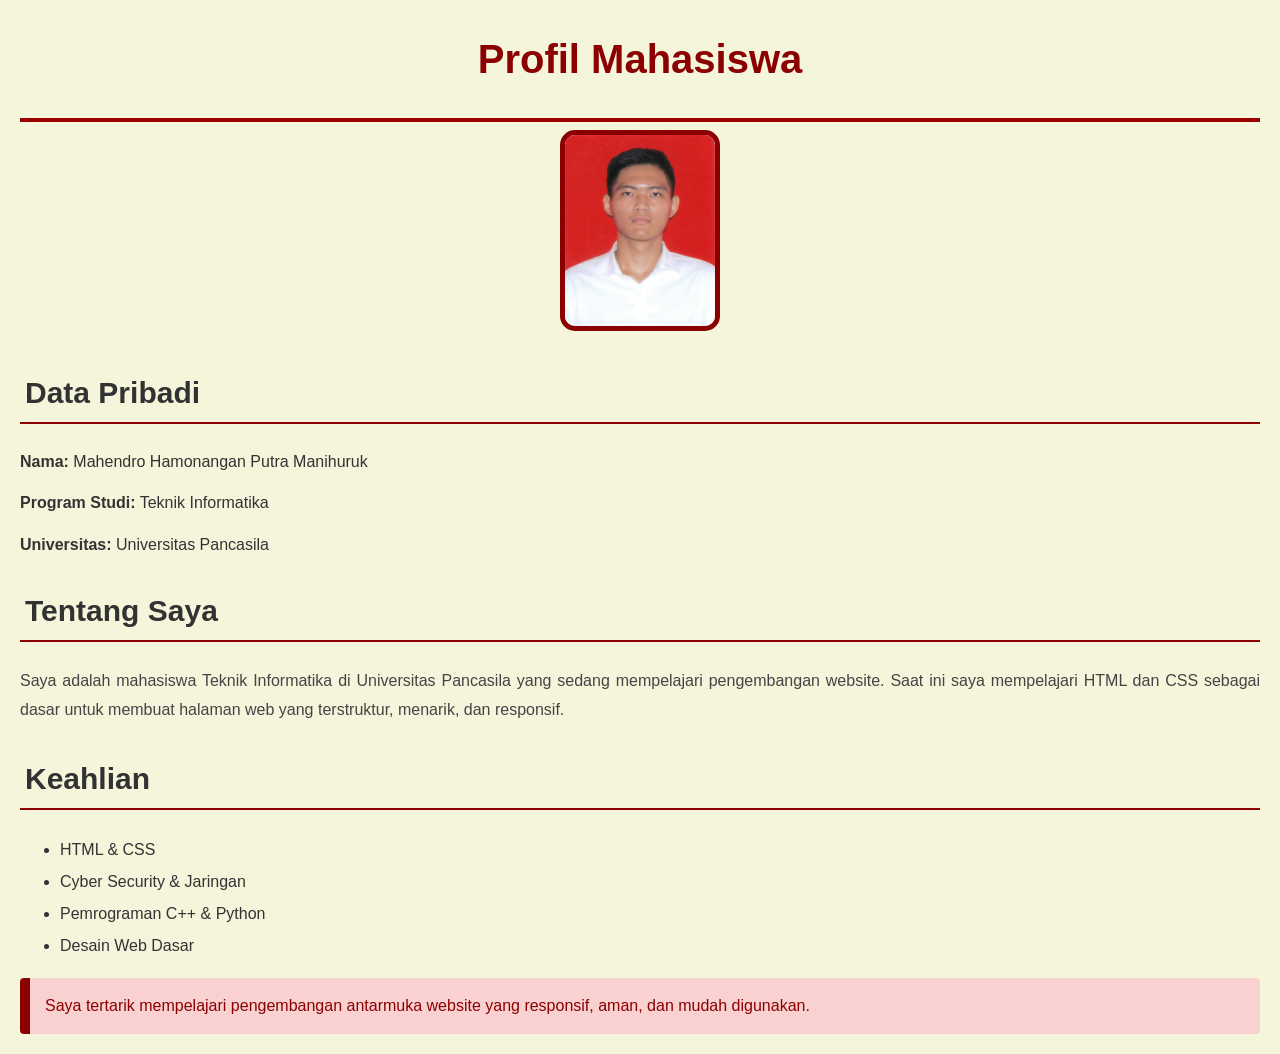
<file: Pertemuan 3/Tugas3_Prak.DesainWeb_4525210093_MahendroHamonanganPutraManihuruk/index.html>
<!DOCTYPE html>
<html lang="en">
<head>
    <meta charset="UTF-8">
    <meta name="viewport" content="width=device-width, initial-scale=1.0">
    <title>Profil Mahasiswa</title>
</head>
<body style="font-family:'Franklin Gothic Medium', Arial, sans-serif; 
    background-color: rgb(245, 245, 220);
    line-height: 1.6;
    margin: 20px;">
    
    <h1 style="color: #8B0000; 
        font-size: 40px; 
        font-weight: bold; 
        text-align: center;"> 
        Profil Mahasiswa
    </h1>
    
    <hr style="border: 2px solid hsl(0, 100%, 30%);">
    
    <div style="text-align: center;">

        <img src="IMAGE/Foto_Profil.jpeg" alt="Foto Profil" width="150" style="border-radius: 15px; 
        border: 5px solid #8B0000; ">
    </div>
    
    <div>
        
        <h2 style="color: rgb(50, 50, 50); 
        font-size: 30px; 
        border-bottom: 2px solid #8B0000; 
        padding: 5px;">Data Pribadi</h2>
        
        <p style="color: #333333; font-size: 16px;">
            <strong>Nama:</strong> Mahendro Hamonangan Putra Manihuruk
        </p>
        <p style="color: #333333; font-size: 16px;">
            <strong>Program Studi:</strong> Teknik Informatika
        </p>
        <p style="color: #333333; font-size: 16px;">
            <strong>Universitas:</strong> Universitas Pancasila
        </p>
        
        <h2 style="color: rgb(50, 50, 50); 
        font-size: 30px; 
        border-bottom: 2px solid #8B0000; 
        padding: 5px;">Tentang Saya</h2>
        <p style="color: #444444; 
        font-size: 16px; 
        line-height: 1.8; 
        text-align: justify;">
        Saya adalah mahasiswa Teknik Informatika di Universitas Pancasila
        yang sedang mempelajari pengembangan website. Saat ini saya mempelajari HTML dan CSS 
        sebagai dasar untuk membuat halaman web yang terstruktur, menarik, dan responsif.
        </p>
        
        <h2 style="color: rgb(50, 50, 50);
        font-size: 30px; 
        border-bottom: 2px solid #8B0000; 
        padding: 5px;">Keahlian</h2>
        <ul style="color: #333333; 
        font-size: 16px; 
        line-height: 2;">
            <li>HTML & CSS</li>
            <li>Cyber Security & Jaringan</li>
            <li>Pemrograman C++ & Python</li>
            <li>Desain Web Dasar</li>
        </ul>
        
       
        <p style="background-color: hsl(0, 80%, 90%); 
        color: #8B0000; padding: 15px; 
        font-size: 16px; 
        border-left: 10px solid #8B0000; 
        border-radius: 4px;">
            Saya tertarik mempelajari pengembangan antarmuka website yang responsif, aman, dan mudah digunakan.
        </p>
    </div>
</body>
</html>
</file>
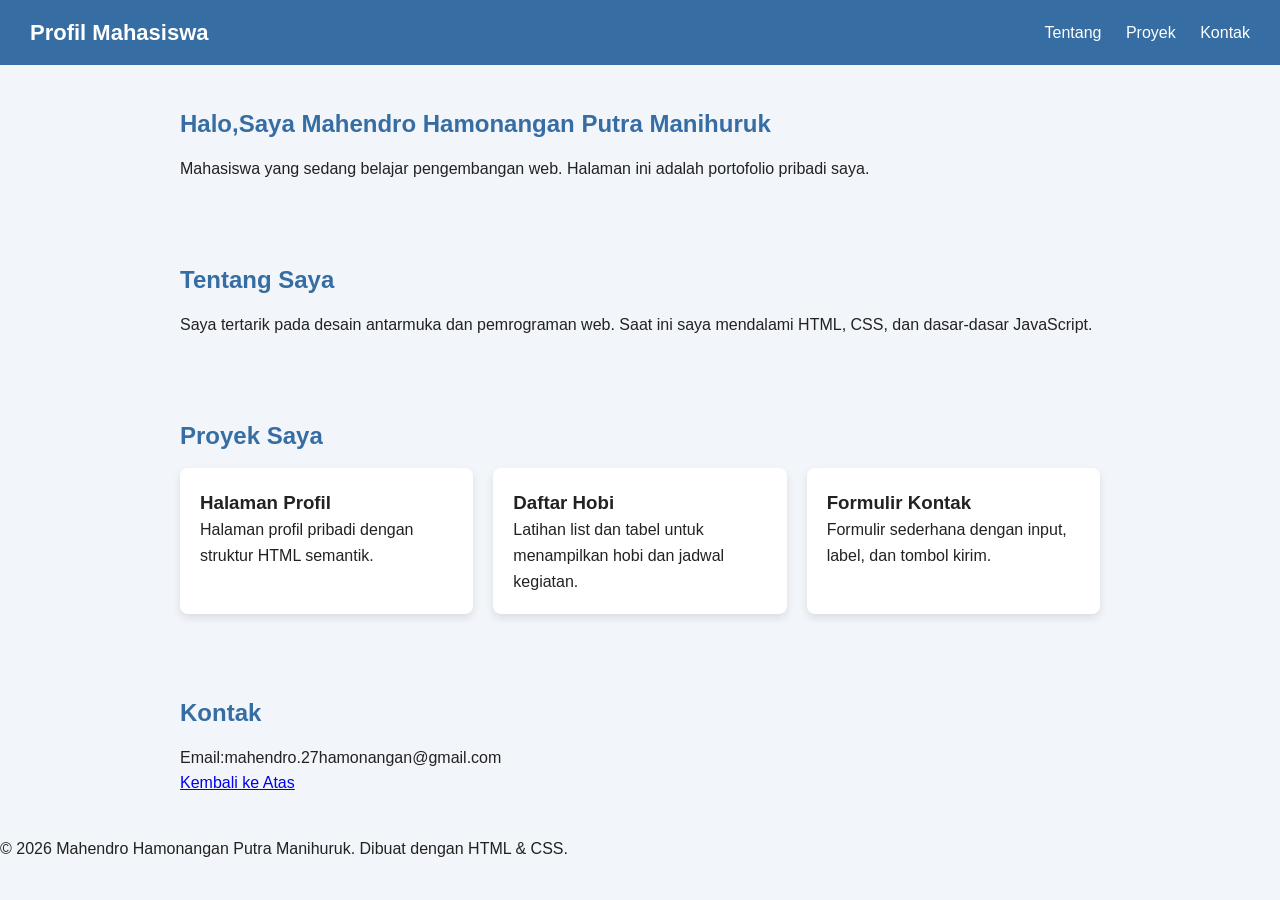
<file: pertemuan 4/Tugas4_Prak.DesainWeb_4525210093_MahendroHamonanganPutraManihuruk/index.html>
<!DOCTYPE html>
<html lang="id">
<head>
  <meta charset="UTF-8">
  <meta name="viewport" content="width=device-width, initial-scale=1.0">
  <title>Portofolio Mahendro</title>
  <link rel="stylesheet" href="css/style.css">
</head>
<body id="atas">

  <header>
    <h1>Profil Mahasiswa</h1>
    <nav>
      <a href="#tentang">Tentang</a>
      <a href="#proyek">Proyek</a>
      <a href="#kontak">Kontak</a>
    </nav>
  </header>

  <main>
    <section id="hero" class="section">
      <h2>Halo,Saya Mahendro Hamonangan Putra Manihuruk</h2>
      <p>Mahasiswa yang sedang belajar pengembangan web. Halaman ini adalah portofolio pribadi saya.</p>
    </section>

    <section id="tentang" class="section">
      <h2>Tentang Saya</h2>
      <p>Saya tertarik pada desain antarmuka dan pemrograman web. Saat ini saya mendalami HTML, CSS, dan dasar-dasar JavaScript.</p>
    </section>

    <section id="proyek" class="section">
      <h2>Proyek Saya</h2>
      <div class="card-list">
        <div class="card">
          <h3>Halaman Profil</h3>
          <p>Halaman profil pribadi dengan struktur HTML semantik.</p>
        </div>
        <div class="card">
          <h3>Daftar Hobi</h3>
          <p>Latihan list dan tabel untuk menampilkan hobi dan jadwal kegiatan.</p>
        </div>
        <div class="card">
          <h3>Formulir Kontak</h3>
          <p>Formulir sederhana dengan input, label, dan tombol kirim.</p>
        </div>
      </div>
    </section>

    <section id="kontak" class="section">
      <h2>Kontak</h2>
      <p>Email:mahendro.27hamonangan@gmail.com</p>
      <a href="#atas" class="button">Kembali ke Atas</a>
    </section>
  </main>

  <footer>
    <p>&copy; 2026 Mahendro Hamonangan Putra Manihuruk. Dibuat dengan HTML &amp; CSS.</p>
  </footer>

</body>
</html>
</file>
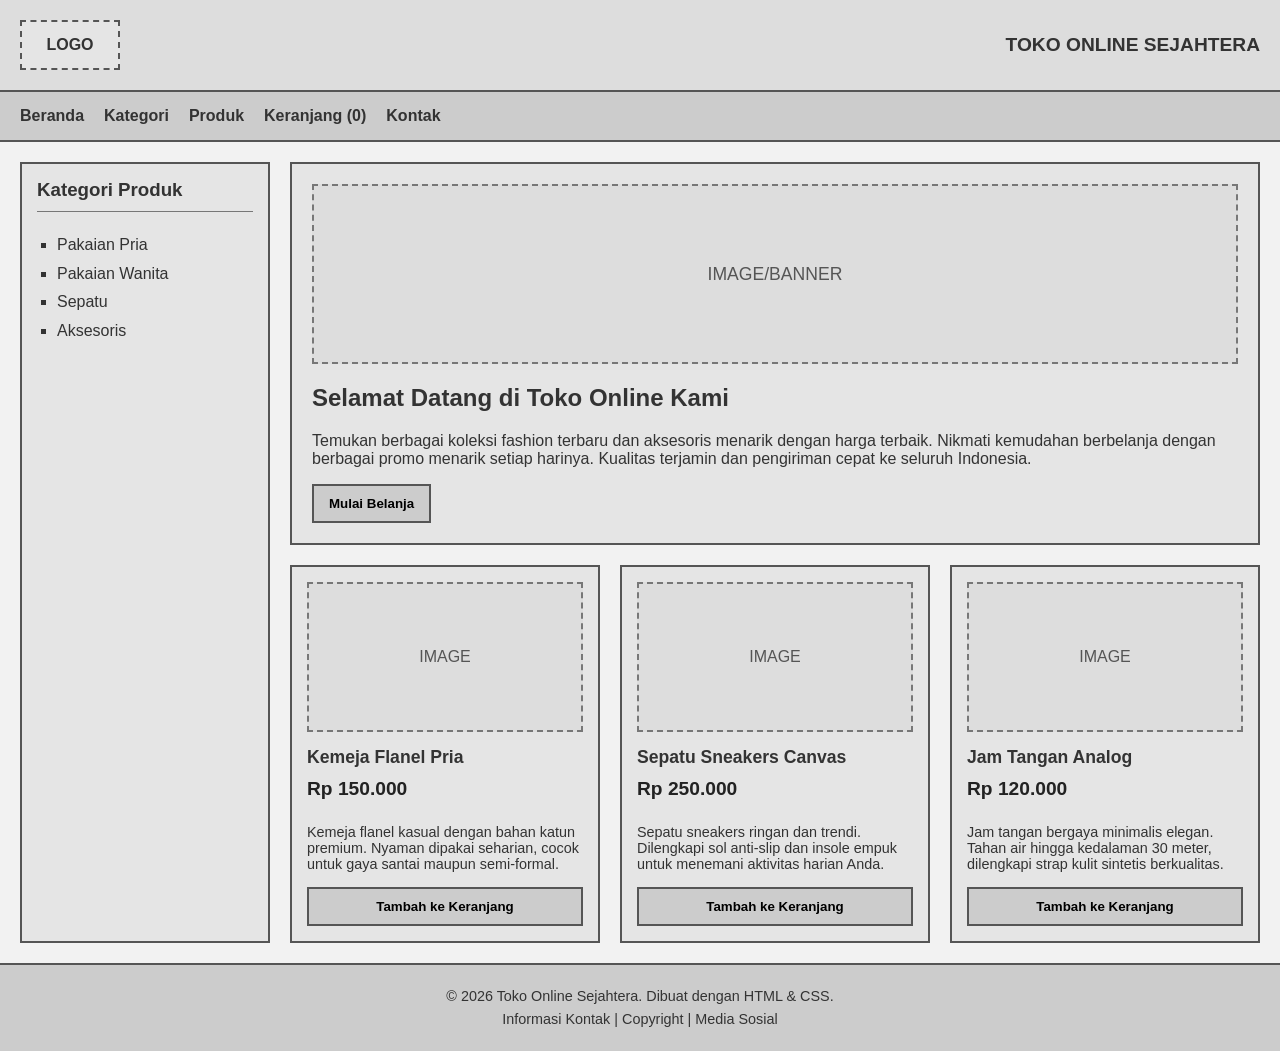
<file: Pertemuan 5/Tugas5_Prak.DesainWeb_4525210093_MahendroHamonanganPutraManihuruk/index.html>
<!doctype html>
<html lang="id">
  <head>
    <meta charset="UTF-8" />
    <meta name="viewport" content="width=device-width, initial-scale=1.0" />
    <title>Toko Online Sejahtera</title>
    <link rel="stylesheet" href="css/style.css" />
  </head>
  <body>
    <header class="header">
      <div class="logo">LOGO</div>
      <div class="judul">TOKO ONLINE SEJAHTERA</div>
    </header>

    <nav class="navbar">
      <a href="#">Beranda</a>
      <a href="#">Kategori</a>
      <a href="#">Produk</a>
      <a href="#" id="cart-link">Keranjang (0)</a>
      <a href="#">Kontak</a>
    </nav>

    <main class="layout">
      <aside class="sidebar">
        <h3>Kategori Produk</h3>
        <ul>
          <li><a href="#">Pakaian Pria</a></li>
          <li><a href="#">Pakaian Wanita</a></li>
          <li><a href="#">Sepatu</a></li>
          <li><a href="#">Aksesoris</a></li>
        </ul>
      </aside>

      <section class="content">

        <div class="hero">
          <div class="hero-banner">IMAGE/BANNER</div>
          <h1>Selamat Datang di Toko Online Kami</h1>
          <p>
            Temukan berbagai koleksi fashion terbaru dan aksesoris menarik dengan harga terbaik. 
            Nikmati kemudahan berbelanja dengan berbagai promo menarik setiap harinya. 
            Kualitas terjamin dan pengiriman cepat ke seluruh Indonesia.
          </p>
          <button>Mulai Belanja</button>
        </div>


        <div class="card-container">
          <div class="card">
            <div class="gambar-card">IMAGE</div>
            <h3>Kemeja Flanel Pria</h3>
            <div class="harga">Rp 150.000</div>
            <p>Kemeja flanel kasual dengan bahan katun premium. Nyaman dipakai seharian, cocok untuk gaya santai maupun semi-formal.</p>
            <button class="btn-keranjang" onclick="tambahKeKeranjang()">Tambah ke Keranjang</button>
          </div>
          
          <div class="card">
            <div class="gambar-card">IMAGE</div>
            <h3>Sepatu Sneakers Canvas</h3>
            <div class="harga">Rp 250.000</div>
            <p>Sepatu sneakers ringan dan trendi. Dilengkapi sol anti-slip dan insole empuk untuk menemani aktivitas harian Anda.</p>
            <button class="btn-keranjang" onclick="tambahKeKeranjang()">Tambah ke Keranjang</button>
          </div>
          
          <div class="card">
            <div class="gambar-card">IMAGE</div>
            <h3>Jam Tangan Analog</h3>
            <div class="harga">Rp 120.000</div>
            <p>Jam tangan bergaya minimalis elegan. Tahan air hingga kedalaman 30 meter, dilengkapi strap kulit sintetis berkualitas.</p>
            <button class="btn-keranjang" onclick="tambahKeKeranjang()">Tambah ke Keranjang</button>
          </div>
        </div>
      </section>
    </main>

    <footer>
      &copy; 2026 Toko Online Sejahtera. Dibuat dengan HTML &amp; CSS.<br />
      Informasi Kontak | Copyright | Media Sosial
    </footer>

  </body>
</html>
</file>
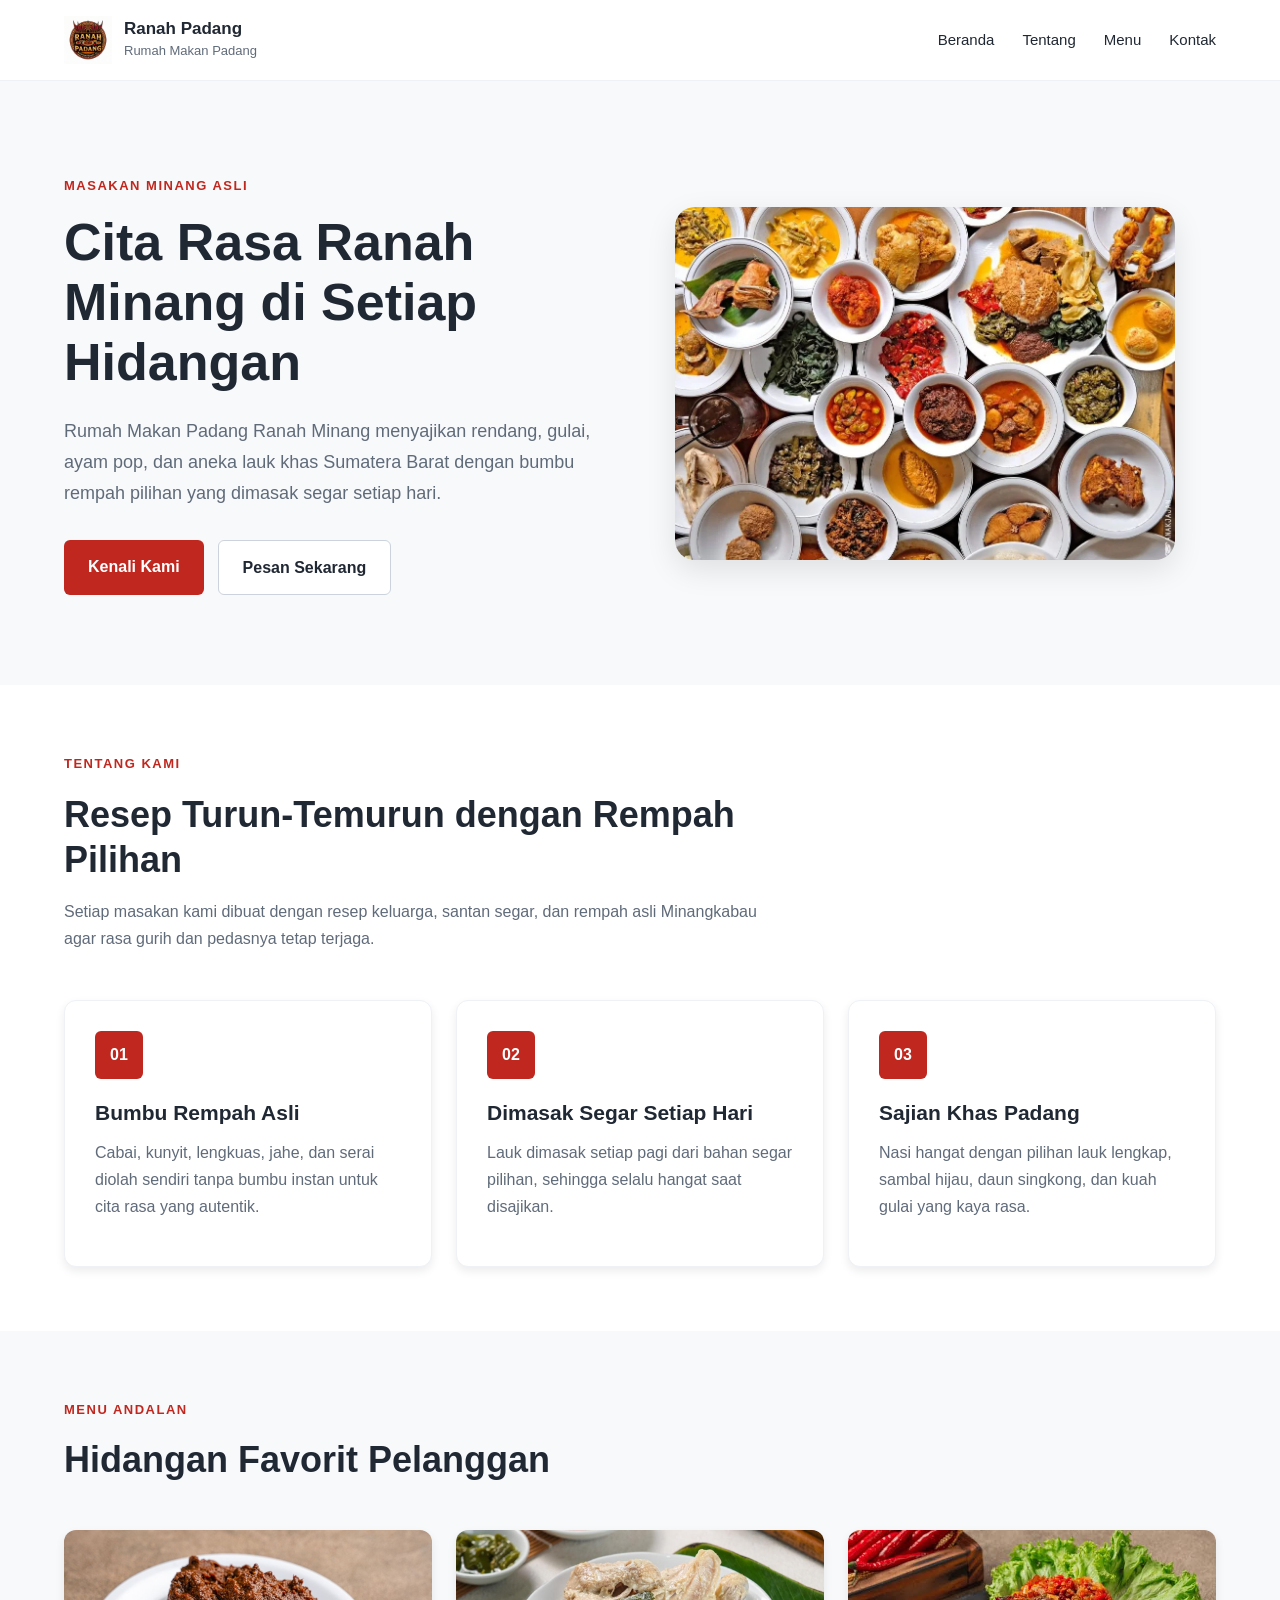
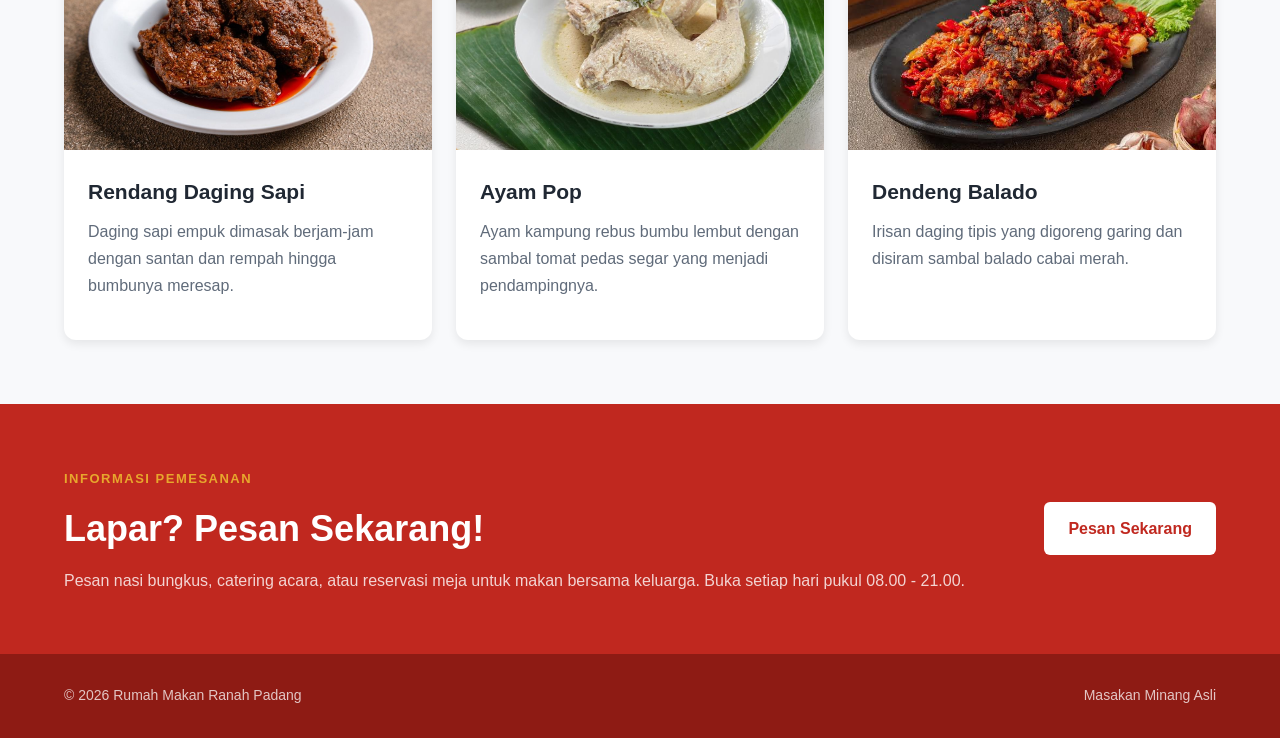
<file: Pertemuan 6/Tugas6_Prak.DesainWeb_4525210093_MahendroHamonanganPutraManihuruk/index.html>
<!doctype html>
<html lang="id">
  <head>
    <meta charset="UTF-8" />
    <meta name="viewport" content="width=device-width, initial-scale=1.0" />
    <title>Rumah Makan Padang</title>
    <link rel="stylesheet" href="css/style.css" />
  </head>
  <body>
    <header class="header">
      <div class="container navbar">
        <div class="brand">
          <div class="logo"><img src="images/Logo.jpg" alt="LogoNaspad"></div>
          <div>
            <h2>Ranah Padang</h2>
            <p>Rumah Makan Padang</p>
          </div>
        </div>
        <nav class="nav-menu">
          <a href="#beranda">Beranda</a>
          <a href="#tentang">Tentang</a>
          <a href="#fasilitas">Menu</a>
          <a href="#kontak">Kontak</a>
        </nav>
      </div>
    </header>
    <main>
      <section id="beranda" class="hero">
        <div class="container hero-layout">
          <div class="hero-content">
            <span class="label"> MASAKAN MINANG ASLI </span>
            <h1>Cita Rasa Ranah Minang di Setiap Hidangan</h1>
            <p>
              Rumah Makan Padang Ranah Minang menyajikan rendang, gulai, ayam
              pop, dan aneka lauk khas Sumatera Barat dengan bumbu rempah
              pilihan yang dimasak segar setiap hari.
            </p>
            <div class="hero-action">
              <a href="#tentang" class="btn btn-primary"> Kenali Kami </a>
              <a href="#kontak" class="btn btn-secondary"> Pesan Sekarang </a>
            </div>
          </div>
          <div class="hero-image">
            <img
              src="images/naspad.webp"
              alt="Hidangan nasi Padang dengan berbagai lauk"
              width="500"
            />
          </div>
        </div>
      </section>
      <section id="tentang" class="section">
        <div class="container">
          <div class="section-heading">
            <span class="label"> TENTANG KAMI </span>
            <h2>Resep Turun-Temurun dengan Rempah Pilihan</h2>
            <p>
              Setiap masakan kami dibuat dengan resep keluarga, santan segar,
              dan rempah asli Minangkabau agar rasa gurih dan pedasnya tetap
              terjaga.
            </p>
          </div>
          <div class="feature-grid">
            <article class="feature-card">
              <div class="icon">01</div>
              <h3>Bumbu Rempah Asli</h3>
              <p>
                Cabai, kunyit, lengkuas, jahe, dan serai diolah sendiri tanpa
                bumbu instan untuk cita rasa yang autentik.
              </p>
            </article>
            <article class="feature-card">
              <div class="icon">02</div>
              <h3>Dimasak Segar Setiap Hari</h3>
              <p>
                Lauk dimasak setiap pagi dari bahan segar pilihan, sehingga
                selalu hangat saat disajikan.
              </p>
            </article>
            <article class="feature-card">
              <div class="icon">03</div>
              <h3>Sajian Khas Padang</h3>
              <p>
                Nasi hangat dengan pilihan lauk lengkap, sambal hijau, daun
                singkong, dan kuah gulai yang kaya rasa.
              </p>
            </article>
          </div>
        </div>
      </section>
      <section id="fasilitas" class="section section-light">
        <div class="container">
          <div class="section-heading">
            <span class="label"> MENU ANDALAN </span>
            <h2>Hidangan Favorit Pelanggan</h2>
          </div>
          <div class="facility-grid">
            <article class="facility-card">
              <img src="images/rendang.jpg" alt="Rendang daging sapi" />
              <div class="facility-content">
                <h3>Rendang Daging Sapi</h3>
                <p>
                  Daging sapi empuk dimasak berjam-jam dengan santan dan rempah
                  hingga bumbunya meresap.
                </p>
              </div>
            </article>
            <article class="facility-card">
              <img src="images/AyamPOP.jpg" alt="Ayam pop" />
              <div class="facility-content">
                <h3>Ayam Pop</h3>
                <p>
                  Ayam kampung rebus bumbu lembut dengan sambal tomat pedas
                  segar yang menjadi pendampingnya.
                </p>
              </div>
            </article>
            <article class="facility-card">
              <img src="images/DendengBalado.jpg" alt="Dendeng balado" />
              <div class="facility-content">
                <h3>Dendeng Balado</h3>
                <p>
                  Irisan daging tipis yang digoreng garing dan disiram sambal
                  balado cabai merah.
                </p>
              </div>
            </article>
          </div>
        </div>
      </section>
      <section id="kontak" class="cta">
        <div class="container cta-content">
          <div>
            <span class="label label-light"> INFORMASI PEMESANAN </span>
            <h2>Lapar? Pesan Sekarang!</h2>
            <p>
              Pesan nasi bungkus, catering acara, atau reservasi meja untuk
              makan bersama keluarga. Buka setiap hari pukul 08.00 - 21.00.
            </p>
          </div>
          <a href="mailto:pesan@ranahPadang.co.id" class="btn btn-white">
            Pesan Sekarang
          </a>
        </div>
      </section>
    </main>
    <footer>
      <div class="container footer-content">
        <p>&copy; 2026 Rumah Makan Ranah Padang  </p>
        <p>Masakan Minang Asli</p>
      </div>
    </footer>
  </body>
</html>
</file>
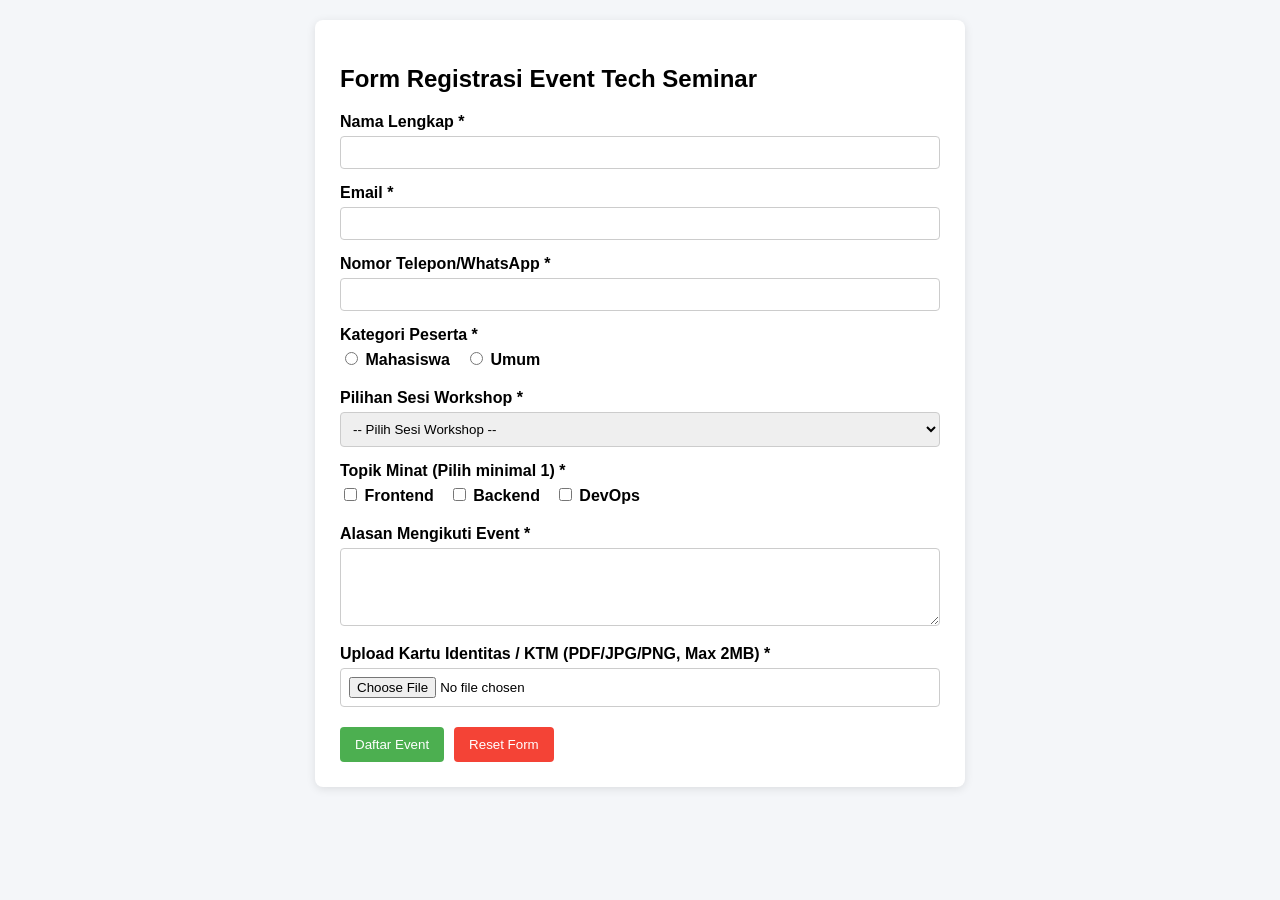
<file: Pertemuan 7/Tugas7_Prak.DesainWeb_4525210093_MahendroHamonanganPutraManihuruk/index.html>
<!DOCTYPE html>
<html lang="id">
<head>
  <meta charset="UTF-8">
  <meta name="viewport" content="width=device-width, initial-scale=1.0">
  <title>Form Registrasi Event Web Seminar 2026</title>
  <link rel="stylesheet" href="css/style.css">
</head>
<body>

<div class="form-container">
  <h2>Form Registrasi Event Tech Seminar</h2>
  
  <form id="eventForm" action="proses_registrasi.php" method="post" enctype="multipart/form-data" novalidate>
    
    <!-- 1. Text Input: Nama Lengkap -->
    <div class="form-group">
      <label for="nama">Nama Lengkap *</label>
      <input type="text" id="nama" name="nama" required minlength="3">
      <span class="error-message" id="err-nama">Nama minimal harus 3 karakter.</span>
    </div>

    <!-- 2. Email Input -->
    <div class="form-group">
      <label for="email">Email *</label>
      <input type="email" id="email" name="email" required>
      <span class="error-message" id="err-email">Format email tidak valid (contoh: user@domain.com).</span>
    </div>

    <!-- 3. Telp Input -->
    <div class="form-group">
      <label for="telepon">Nomor Telepon/WhatsApp *</label>
      <input type="tel" id="telepon" name="telepon" required pattern="^[0-9]{10,13}$">
      <span class="error-message" id="err-telepon">Nomor telepon harus angka 10–13 digit.</span>
    </div>

    <!-- 4. Radio Button: Kategori Peserta -->
    <div class="form-group">
      <label>Kategori Peserta *</label>
      <div class="radio-group">
        <label><input type="radio" name="kategori" value="Mahasiswa" required> Mahasiswa</label>
        <label><input type="radio" name="kategori" value="Umum"> Umum</label>
      </div>
      <span class="error-message" id="err-kategori">Pilih salah satu kategori peserta.</span>
    </div>

    <!-- 5. Select Option: Pilihan Sesi Workshop -->
    <div class="form-group">
      <label for="workshop">Pilihan Sesi Workshop *</label>
      <select id="workshop" name="workshop" required>
        <option value="">-- Pilih Sesi Workshop --</option>
        <option value="web_dev">Web Development with Modern Tools</option>
        <option value="cyber_sec">Cyber Security Fundamentals</option>
        <option value="ai_ml">Artificial Intelligence & Data Science</option>
      </select>
      <span class="error-message" id="err-workshop">Silakan pilih sesi workshop yang ingin diikuti.</span>
    </div>

    <!-- 6. Checkbox: Topik Minat (Minimal 1) -->
    <div class="form-group">
      <label>Topik Minat (Pilih minimal 1) *</label>
      <div class="checkbox-group">
        <label><input type="checkbox" name="topik[]" value="Frontend"> Frontend</label>
        <label><input type="checkbox" name="topik[]" value="Backend"> Backend</label>
        <label><input type="checkbox" name="topik[]" value="DevOps"> DevOps</label>
      </div>
      <span class="error-message" id="err-topik">Pilih minimal satu topik minat.</span>
    </div>

    <!-- 7. Textarea: Alasan Mengikuti Event -->
    <div class="form-group">
      <label for="alasan">Alasan Mengikuti Event *</label>
      <textarea id="alasan" name="alasan" rows="4" required minlength="20"></textarea>
      <span class="error-message" id="err-alasan">Alasan mengikuti minimal 20 karakter.</span>
    </div>

    <!-- 8. Upload File: Kartu Identitas / KTM -->
    <div class="form-group">
      <label for="identitas">Upload Kartu Identitas / KTM (PDF/JPG/PNG, Max 2MB) *</label>
      <input type="file" id="identitas" name="identitas" accept=".pdf,.jpg,.jpeg,.png" required>
      <span class="error-message" id="err-identitas">File wajib diunggah (Format: PDF/JPG/PNG, max 2MB).</span>
    </div>

    <!-- Tombol Submit & Reset -->
    <div class="btn-group">
      <button type="submit">Daftar Event</button>
      <button type="reset">Reset Form</button>
    </div>

  </form>
</div>

<script>
  document.getElementById('eventForm').addEventListener('submit', function(e) {
    let isValid = true;

    document.querySelectorAll('.error-message').forEach(el => el.style.display = 'none');

    const nama = document.getElementById('nama').value.trim();
    if (nama.length < 3) {
      document.getElementById('err-nama').style.display = 'block';
      isValid = false;
    }

    const email = document.getElementById('email').value.trim();
    const emailPattern = /^[^\s@]+@[^\s@]+\.[^\s@]+$/;
    if (!emailPattern.test(email)) {
      document.getElementById('err-email').style.display = 'block';
      isValid = false;
    }

    const telp = document.getElementById('telepon').value.trim();
    const telpPattern = /^[0-9]{10,13}$/;
    if (!telpPattern.test(telp)) {
      document.getElementById('err-telepon').style.display = 'block';
      isValid = false;
    }

    const kategori = document.querySelector('input[name="kategori"]:checked');
    if (!kategori) {
      document.getElementById('err-kategori').style.display = 'block';
      isValid = false;
    }

    const workshop = document.getElementById('workshop').value;
    if (workshop === '') {
      document.getElementById('err-workshop').style.display = 'block';
      isValid = false;
    }

    const topikChecked = document.querySelectorAll('input[name="topik[]"]:checked');
    if (topikChecked.length === 0) {
      document.getElementById('err-topik').style.display = 'block';
      isValid = false;
    }

    const alasan = document.getElementById('alasan').value.trim();
    if (alasan.length < 20) {
      document.getElementById('err-alasan').style.display = 'block';
      isValid = false;
    }

    const fileInput = document.getElementById('identitas');
    if (fileInput.files.length === 0) {
      document.getElementById('err-identitas').style.display = 'block';
      isValid = false;
    } else {
      const file = fileInput.files[0];
      const maxFileSize = 2 * 1024 * 1024;
      const allowedExtensions = ['pdf', 'jpg', 'jpeg', 'png'];
      const fileExt = file.name.split('.').pop().toLowerCase();

      if (file.size > maxFileSize || !allowedExtensions.includes(fileExt)) {
        document.getElementById('err-identitas').textContent = 'Ukuran file melebihi 2MB atau ekstensi tidak diizinkan!';
        document.getElementById('err-identitas').style.display = 'block';
        isValid = false;
      }
    }

    if (!isValid) {
      e.preventDefault();
    }
  });
</script>

</body>
</html>
</file>
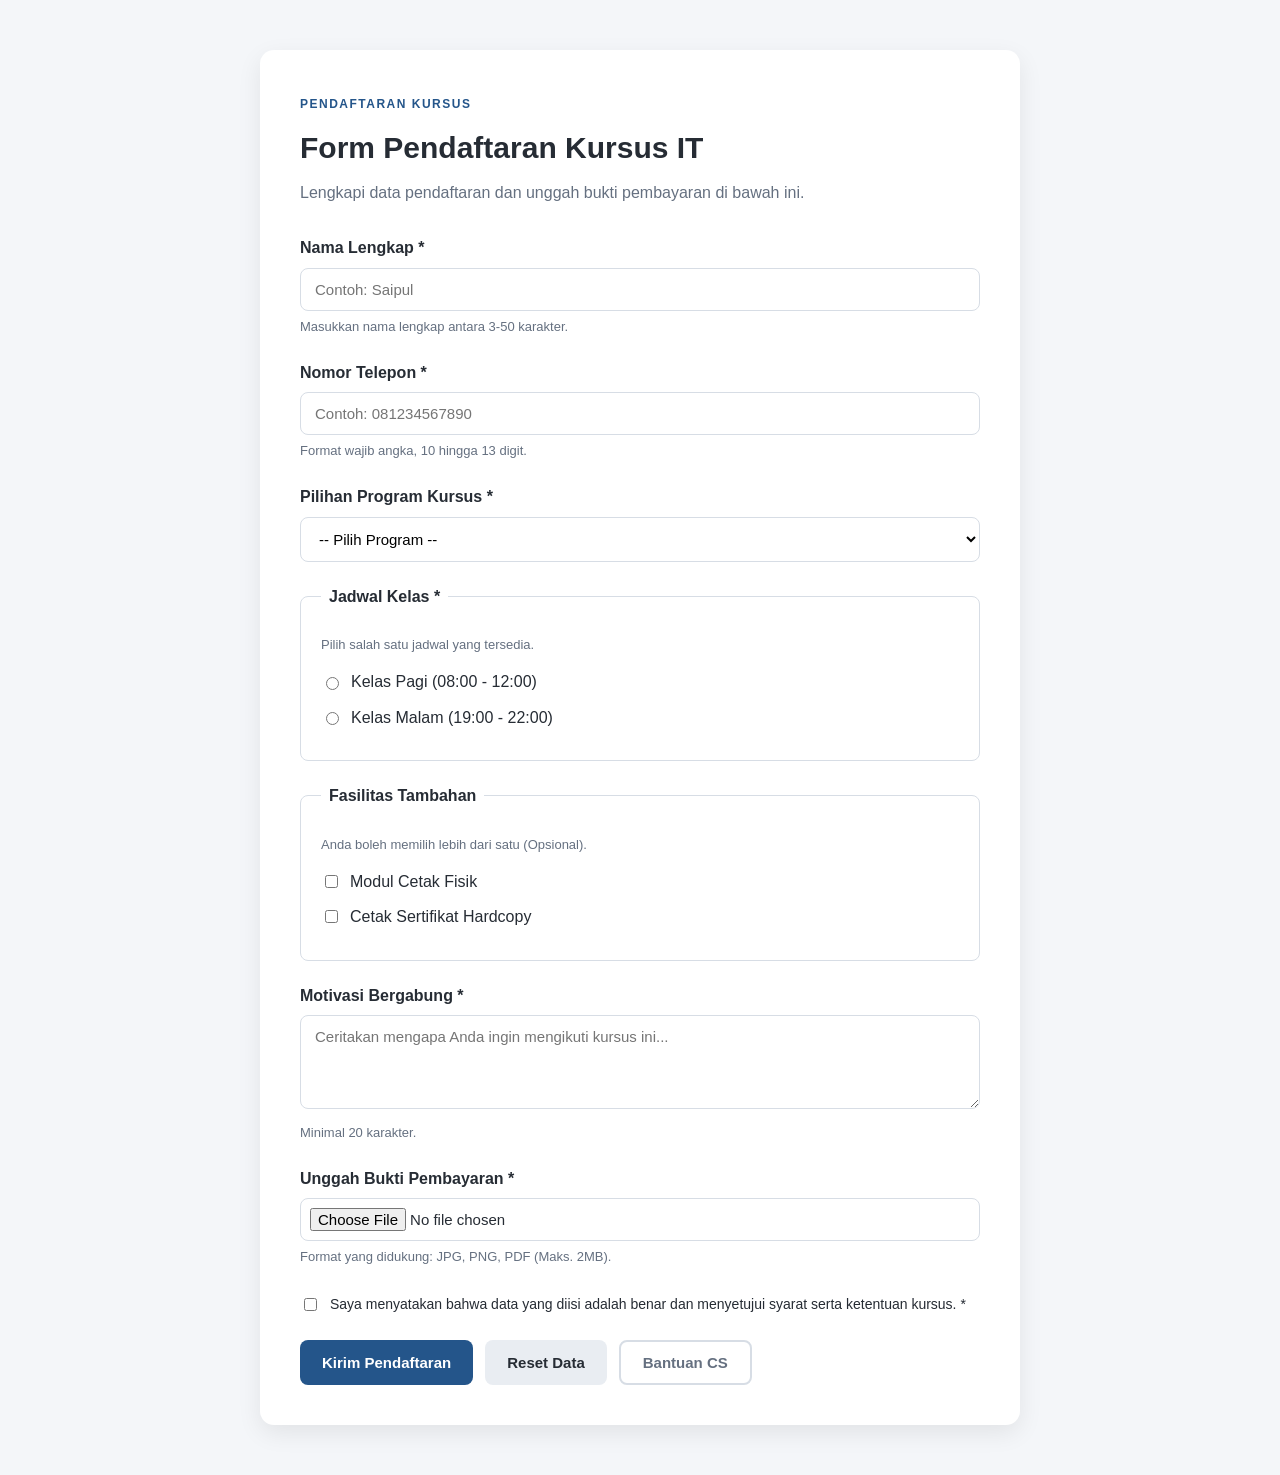
<file: Pertemuan 8/Tugas8_Prak.DesainWeb_4525210093_MahendroHamonanganPutraManihuruk/index.html>
<!doctype html>
<html lang="id">
  <head>
    <meta charset="UTF-8" />
    <meta name="viewport" content="width=device-width, initial-scale=1.0" />
    <title>Form Pendaftaran Kursus</title>
    <link rel="stylesheet" href="css/style.css" />
  </head>
  <body>
    <main class="container">
      <section class="form-card">
        <header class="form-header">
          <span class="label-top"> PENDAFTARAN KURSUS </span>
          <h1>Form Pendaftaran Kursus IT</h1>
          <p>Lengkapi data pendaftaran dan unggah bukti pembayaran di bawah ini.</p>
        </header>
        <form action="/proses-pendaftaran" method="post" enctype="multipart/form-data">
          
          <div class="form-group">
            <label for="nama"> Nama Lengkap * </label>
            <input
              type="text"
              id="nama"
              name="nama"
              placeholder="Contoh: Saipul"
              minlength="3"
              maxlength="50"
              required
            />
            <small> Masukkan nama lengkap antara 3-50 karakter. </small>
          </div>

          <div class="form-group">
            <label for="nohp"> Nomor Telepon * </label>
            <input
              type="tel"
              id="nohp"
              name="nohp"
              placeholder="Contoh: 081234567890"
              pattern="[0-9]{10,13}"
              required
            />
            <small> Format wajib angka, 10 hingga 13 digit. </small>
          </div>

          <div class="form-group">
            <label for="kursus"> Pilihan Program Kursus * </label>
            <select id="kursus" name="kursus" required>
              <option value="">-- Pilih Program --</option>
              <option value="web">Fullstack Web Development</option>
              <option value="uiux">UI/UX Design</option>
              <option value="datascience">Data Science Bootcamp</option>
            </select>
          </div>

          <fieldset>
            <legend>Jadwal Kelas *</legend>
            <p class="instruction">Pilih salah satu jadwal yang tersedia.</p>
            <div class="option">
              <input type="radio" id="pagi" name="jadwal" value="pagi" required />
              <label for="pagi"> Kelas Pagi (08:00 - 12:00) </label>
            </div>
            <div class="option">
              <input type="radio" id="malam" name="jadwal" value="malam" required />
              <label for="malam"> Kelas Malam (19:00 - 22:00) </label>
            </div>
          </fieldset>

          <fieldset>
            <legend>Fasilitas Tambahan</legend>
            <p class="instruction">Anda boleh memilih lebih dari satu (Opsional).</p>
            <div class="option">
              <input type="checkbox" id="modul" name="fasilitas[]" value="modul" />
              <label for="modul"> Modul Cetak Fisik </label>
            </div>
            <div class="option">
              <input type="checkbox" id="sertifikat" name="fasilitas[]" value="sertifikat" />
              <label for="sertifikat"> Cetak Sertifikat Hardcopy </label>
            </div>
          </fieldset>

          <div class="form-group">
            <label for="motivasi"> Motivasi Bergabung * </label>
            <textarea
              id="motivasi"
              name="motivasi"
              rows="4"
              placeholder="Ceritakan mengapa Anda ingin mengikuti kursus ini..."
              minlength="20"
              required
            ></textarea>
            <small> Minimal 20 karakter. </small>
          </div>

          <div class="form-group upload-group">
            <label for="bukti"> Unggah Bukti Pembayaran * </label>
            <input
              type="file"
              id="bukti"
              name="bukti"
              accept=".jpg,.jpeg,.png,.pdf"
              required
            />
            <small> Format yang didukung: JPG, PNG, PDF (Maks. 2MB). </small>
          </div>

          <div class="agreement">
            <input type="checkbox" id="setuju" name="setuju" required />
            <label for="setuju"> Saya menyatakan bahwa data yang diisi adalah benar dan menyetujui syarat serta ketentuan kursus. * </label>
          </div>

          <div class="button-group">
            <button type="submit" class="btn btn-primary">
              Kirim Pendaftaran
            </button>
            <button type="reset" class="btn btn-secondary">
              Reset Data
            </button>
            <button type="button" class="btn btn-outline" onclick="alert('Hubungi CS: 0811-2222-3333 jika butuh bantuan.')">
              Bantuan CS
            </button>
          </div>
        </form>
      </section>
    </main>
  </body>
</html>
</file>
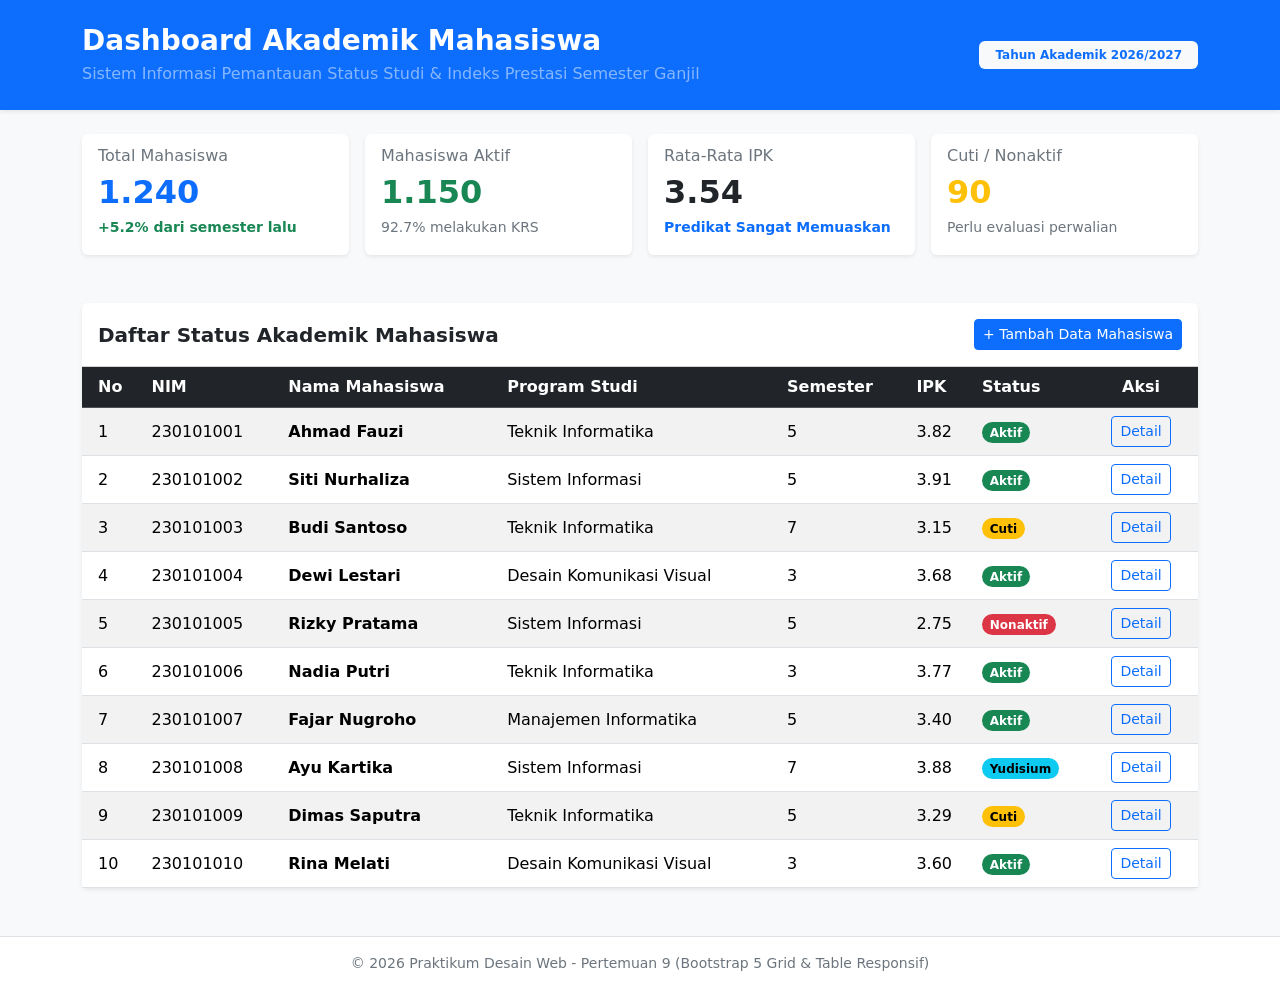
<file: Pertemuan 9/Tugas9_Prak.DesainWeb_4525210093_MahendroHamonanganPutraManihuruk/index.html>
<!DOCTYPE html>
<html lang="id">
<head>
    <meta charset="UTF-8">
    <meta name="viewport" content="width=device-width, initial-scale=1.0">
    <title>Dashboard Akademik Mahasiswa - Bootstrap 5</title>
    <!-- Bootstrap 5 CSS via CDN -->
    <link href="https://cdn.jsdelivr.net/npm/bootstrap@5.3.3/dist/css/bootstrap.min.css" rel="stylesheet" integrity="sha384-QWTKZyjpPEjISv5WaRU9OFeRpok6YctnYmDr5pNlyT2bRjXh0JMhjY6hW+ALEwIH" crossorigin="anonymous">
    <!-- Custom CSS (dipanggil setelah Bootstrap agar dapat menimpa gaya bawaan) -->
    <link rel="stylesheet" href="CSS/style.css">
</head>
<body class="bg-light">

    <!-- Header Dashboard (Menggunakan Utility Classes: bg-primary, text-white, py-4, mb-4, shadow-sm) -->
    <header class="bg-primary text-white py-4 mb-4 shadow-sm">
        <div class="container">
            <div class="d-flex flex-column flex-md-row justify-content-between align-items-md-center">
                <div>
                    <h1 class="h3 mb-1 fw-bold">Dashboard Akademik Mahasiswa</h1>
                    <p class="mb-0 text-white-50">Sistem Informasi Pemantauan Status Studi & Indeks Prestasi Semester Ganjil</p>
                </div>
                <div class="mt-3 mt-md-0">
                    <span class="badge bg-light text-primary px-3 py-2">Tahun Akademik 2026/2027</span>
                </div>
            </div>
        </div>
    </header>

    <!-- Konten Utama -->
    <main class="container mb-5">

        <!-- Bagian 1: 4 Statistic Cards (Responsif: 1 kolom di HP -> 2 kolom di Tablet -> 4 kolom di Laptop/Desktop) -->
        <section class="mb-5">
            <div class="row g-3">
                <!-- Kartu 1 -->
                <div class="col-12 col-md-6 col-lg-3">
                    <div class="card border-0 shadow-sm h-100">
                        <div class="card-body">
                            <h6 class="card-subtitle mb-2 text-secondary">Total Mahasiswa</h6>
                            <h2 class="card-title fw-bold text-primary mb-1">1.240</h2>
                            <small class="text-success fw-semibold">+5.2% dari semester lalu</small>
                        </div>
                    </div>
                </div>

                <!-- Kartu 2 -->
                <div class="col-12 col-md-6 col-lg-3">
                    <div class="card border-0 shadow-sm h-100">
                        <div class="card-body">
                            <h6 class="card-subtitle mb-2 text-secondary">Mahasiswa Aktif</h6>
                            <h2 class="card-title fw-bold text-success mb-1">1.150</h2>
                            <small class="text-secondary">92.7% melakukan KRS</small>
                        </div>
                    </div>
                </div>

                <!-- Kartu 3 -->
                <div class="col-12 col-md-6 col-lg-3">
                    <div class="card border-0 shadow-sm h-100">
                        <div class="card-body">
                            <h6 class="card-subtitle mb-2 text-secondary">Rata-Rata IPK</h6>
                            <h2 class="card-title fw-bold text-dark mb-1">3.54</h2>
                            <small class="text-primary fw-semibold">Predikat Sangat Memuaskan</small>
                        </div>
                    </div>
                </div>

                <!-- Kartu 4 -->
                <div class="col-12 col-md-6 col-lg-3">
                    <div class="card border-0 shadow-sm h-100">
                        <div class="card-body">
                            <h6 class="card-subtitle mb-2 text-secondary">Cuti / Nonaktif</h6>
                            <h2 class="card-title fw-bold text-warning mb-1">90</h2>
                            <small class="text-secondary">Perlu evaluasi perwalian</small>
                        </div>
                    </div>
                </div>
            </div>
        </section>

        <!-- Bagian 2: Tabel Data Akademik Mahasiswa (Minimal 10 Baris) -->
        <section class="card border-0 shadow-sm">
            <div class="card-header bg-white py-3 d-flex flex-column flex-sm-row justify-content-between align-items-sm-center gap-2">
                <h2 class="h5 mb-0 fw-bold text-dark">Daftar Status Akademik Mahasiswa</h2>
                <button type="button" class="btn btn-primary btn-sm">+ Tambah Data Mahasiswa</button>
            </div>

            <div class="card-body p-0">
                <!-- Pembungkus table-responsive agar tabel dapat digeser horizontal di layar HP -->
                <div class="table-responsive">
                    <table class="table table-striped table-hover align-middle mb-0">
                        <thead class="table-dark">
                            <tr>
                                <th scope="col" class="ps-3">No</th>
                                <th scope="col">NIM</th>
                                <th scope="col">Nama Mahasiswa</th>
                                <th scope="col">Program Studi</th>
                                <th scope="col">Semester</th>
                                <th scope="col">IPK</th>
                                <th scope="col">Status</th>
                                <th scope="col" class="text-center pe-3">Aksi</th>
                            </tr>
                        </thead>
                        <tbody>
                            <tr>
                                <td class="ps-3">1</td>
                                <td>230101001</td>
                                <td class="fw-semibold">Ahmad Fauzi</td>
                                <td>Teknik Informatika</td>
                                <td>5</td>
                                <td>3.82</td>
                                <td><span class="badge rounded-pill text-bg-success">Aktif</span></td>
                                <td class="text-center pe-3"><button class="btn btn-outline-primary btn-sm">Detail</button></td>
                            </tr>
                            <tr>
                                <td class="ps-3">2</td>
                                <td>230101002</td>
                                <td class="fw-semibold">Siti Nurhaliza</td>
                                <td>Sistem Informasi</td>
                                <td>5</td>
                                <td>3.91</td>
                                <td><span class="badge rounded-pill text-bg-success">Aktif</span></td>
                                <td class="text-center pe-3"><button class="btn btn-outline-primary btn-sm">Detail</button></td>
                            </tr>
                            <tr>
                                <td class="ps-3">3</td>
                                <td>230101003</td>
                                <td class="fw-semibold">Budi Santoso</td>
                                <td>Teknik Informatika</td>
                                <td>7</td>
                                <td>3.15</td>
                                <td><span class="badge rounded-pill text-bg-warning">Cuti</span></td>
                                <td class="text-center pe-3"><button class="btn btn-outline-primary btn-sm">Detail</button></td>
                            </tr>
                            <tr>
                                <td class="ps-3">4</td>
                                <td>230101004</td>
                                <td class="fw-semibold">Dewi Lestari</td>
                                <td>Desain Komunikasi Visual</td>
                                <td>3</td>
                                <td>3.68</td>
                                <td><span class="badge rounded-pill text-bg-success">Aktif</span></td>
                                <td class="text-center pe-3"><button class="btn btn-outline-primary btn-sm">Detail</button></td>
                            </tr>
                            <tr>
                                <td class="ps-3">5</td>
                                <td>230101005</td>
                                <td class="fw-semibold">Rizky Pratama</td>
                                <td>Sistem Informasi</td>
                                <td>5</td>
                                <td>2.75</td>
                                <td><span class="badge rounded-pill text-bg-danger">Nonaktif</span></td>
                                <td class="text-center pe-3"><button class="btn btn-outline-primary btn-sm">Detail</button></td>
                            </tr>
                            <tr>
                                <td class="ps-3">6</td>
                                <td>230101006</td>
                                <td class="fw-semibold">Nadia Putri</td>
                                <td>Teknik Informatika</td>
                                <td>3</td>
                                <td>3.77</td>
                                <td><span class="badge rounded-pill text-bg-success">Aktif</span></td>
                                <td class="text-center pe-3"><button class="btn btn-outline-primary btn-sm">Detail</button></td>
                            </tr>
                            <tr>
                                <td class="ps-3">7</td>
                                <td>230101007</td>
                                <td class="fw-semibold">Fajar Nugroho</td>
                                <td>Manajemen Informatika</td>
                                <td>5</td>
                                <td>3.40</td>
                                <td><span class="badge rounded-pill text-bg-success">Aktif</span></td>
                                <td class="text-center pe-3"><button class="btn btn-outline-primary btn-sm">Detail</button></td>
                            </tr>
                            <tr>
                                <td class="ps-3">8</td>
                                <td>230101008</td>
                                <td class="fw-semibold">Ayu Kartika</td>
                                <td>Sistem Informasi</td>
                                <td>7</td>
                                <td>3.88</td>
                                <td><span class="badge rounded-pill text-bg-info">Yudisium</span></td>
                                <td class="text-center pe-3"><button class="btn btn-outline-primary btn-sm">Detail</button></td>
                            </tr>
                            <tr>
                                <td class="ps-3">9</td>
                                <td>230101009</td>
                                <td class="fw-semibold">Dimas Saputra</td>
                                <td>Teknik Informatika</td>
                                <td>5</td>
                                <td>3.29</td>
                                <td><span class="badge rounded-pill text-bg-warning">Cuti</span></td>
                                <td class="text-center pe-3"><button class="btn btn-outline-primary btn-sm">Detail</button></td>
                            </tr>
                            <tr>
                                <td class="ps-3">10</td>
                                <td>230101010</td>
                                <td class="fw-semibold">Rina Melati</td>
                                <td>Desain Komunikasi Visual</td>
                                <td>3</td>
                                <td>3.60</td>
                                <td><span class="badge rounded-pill text-bg-success">Aktif</span></td>
                                <td class="text-center pe-3"><button class="btn btn-outline-primary btn-sm">Detail</button></td>
                            </tr>
                        </tbody>
                    </table>
                </div>
            </div>
        </section>

    </main>

    <!-- Footer -->
    <footer class="bg-white border-top py-3 mt-auto">
        <div class="container text-center text-secondary small">
            &copy; 2026 Praktikum Desain Web - Pertemuan 9 (Bootstrap 5 Grid & Table Responsif)
        </div>
    </footer>

</body>
</html>
</file>
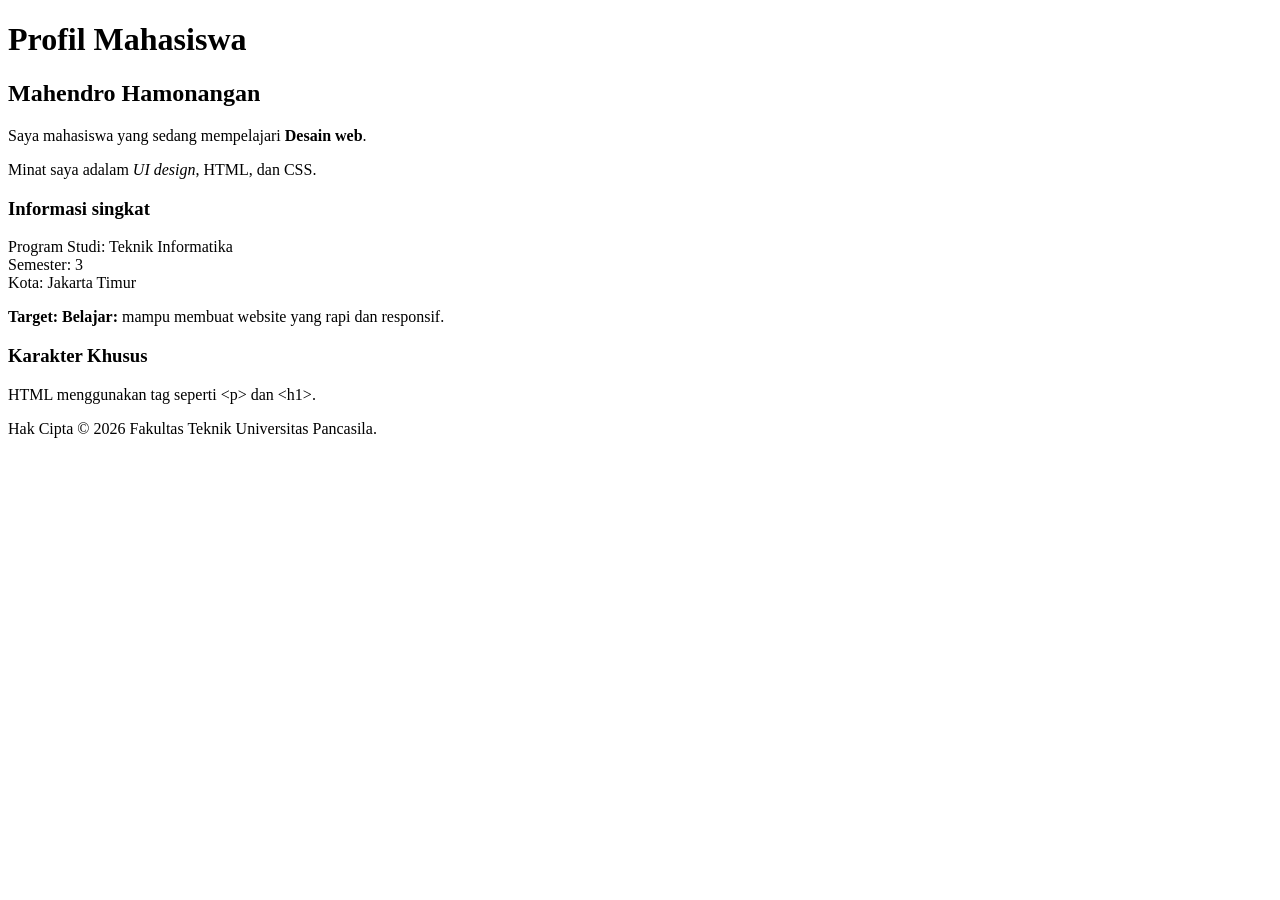
<file: Pertemuan 1/Prak1_DesainWeb_Lab.AI_4525210093_MahendroHamonanganPutraManihuruk/Tugas 1.html>
<!doctype html>
<html long="id">
  <head>
    <meta charset="UTF-8" />
    <meta name="viewport" content="width=device-width, initial-scale=1.0" />
    <title>Profil Mahasiswa</title>
  </head>
  <body>
    <h1>Profil Mahasiswa</h1>
    <h2>Mahendro Hamonangan</h2>
    <p>Saya mahasiswa yang sedang mempelajari <strong>Desain web</strong>.</p>
    <p>Minat saya adalam <em>UI design</em>, HTML, dan CSS.</p>
    <h3>Informasi singkat</h3>
    <p>
      Program Studi: Teknik Informatika<br />
      Semester: 3<br />
      Kota: Jakarta Timur
    </p>
    <p>
      <b>Target: Belajar:</b> mampu membuat website yang rapi dan responsif.
    </p>
    <h3>Karakter Khusus</h3>
    <p>HTML menggunakan tag seperti &lt;p&gt; dan &lt;h1&gt;.</p>
    <p>Hak Cipta &copy; 2026 Fakultas Teknik Universitas Pancasila.</p>
  </body>
</html>
</file>
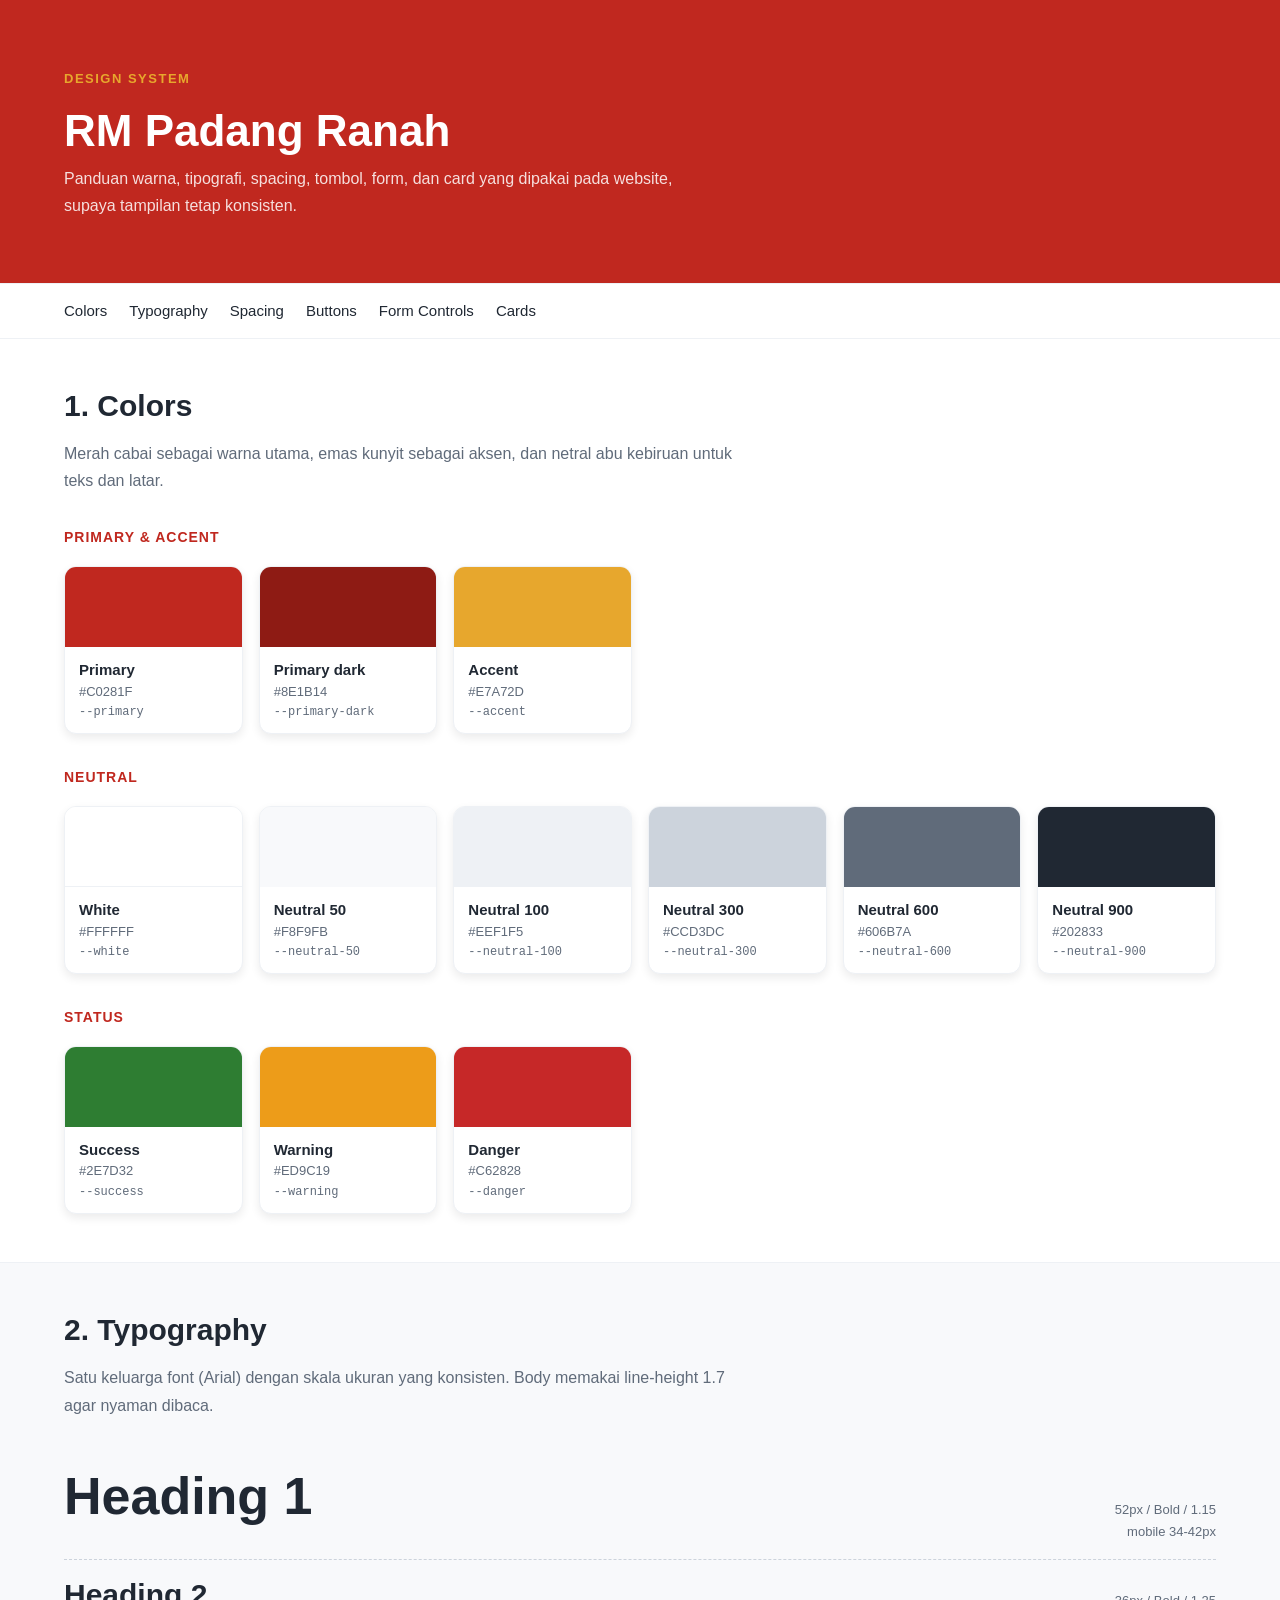
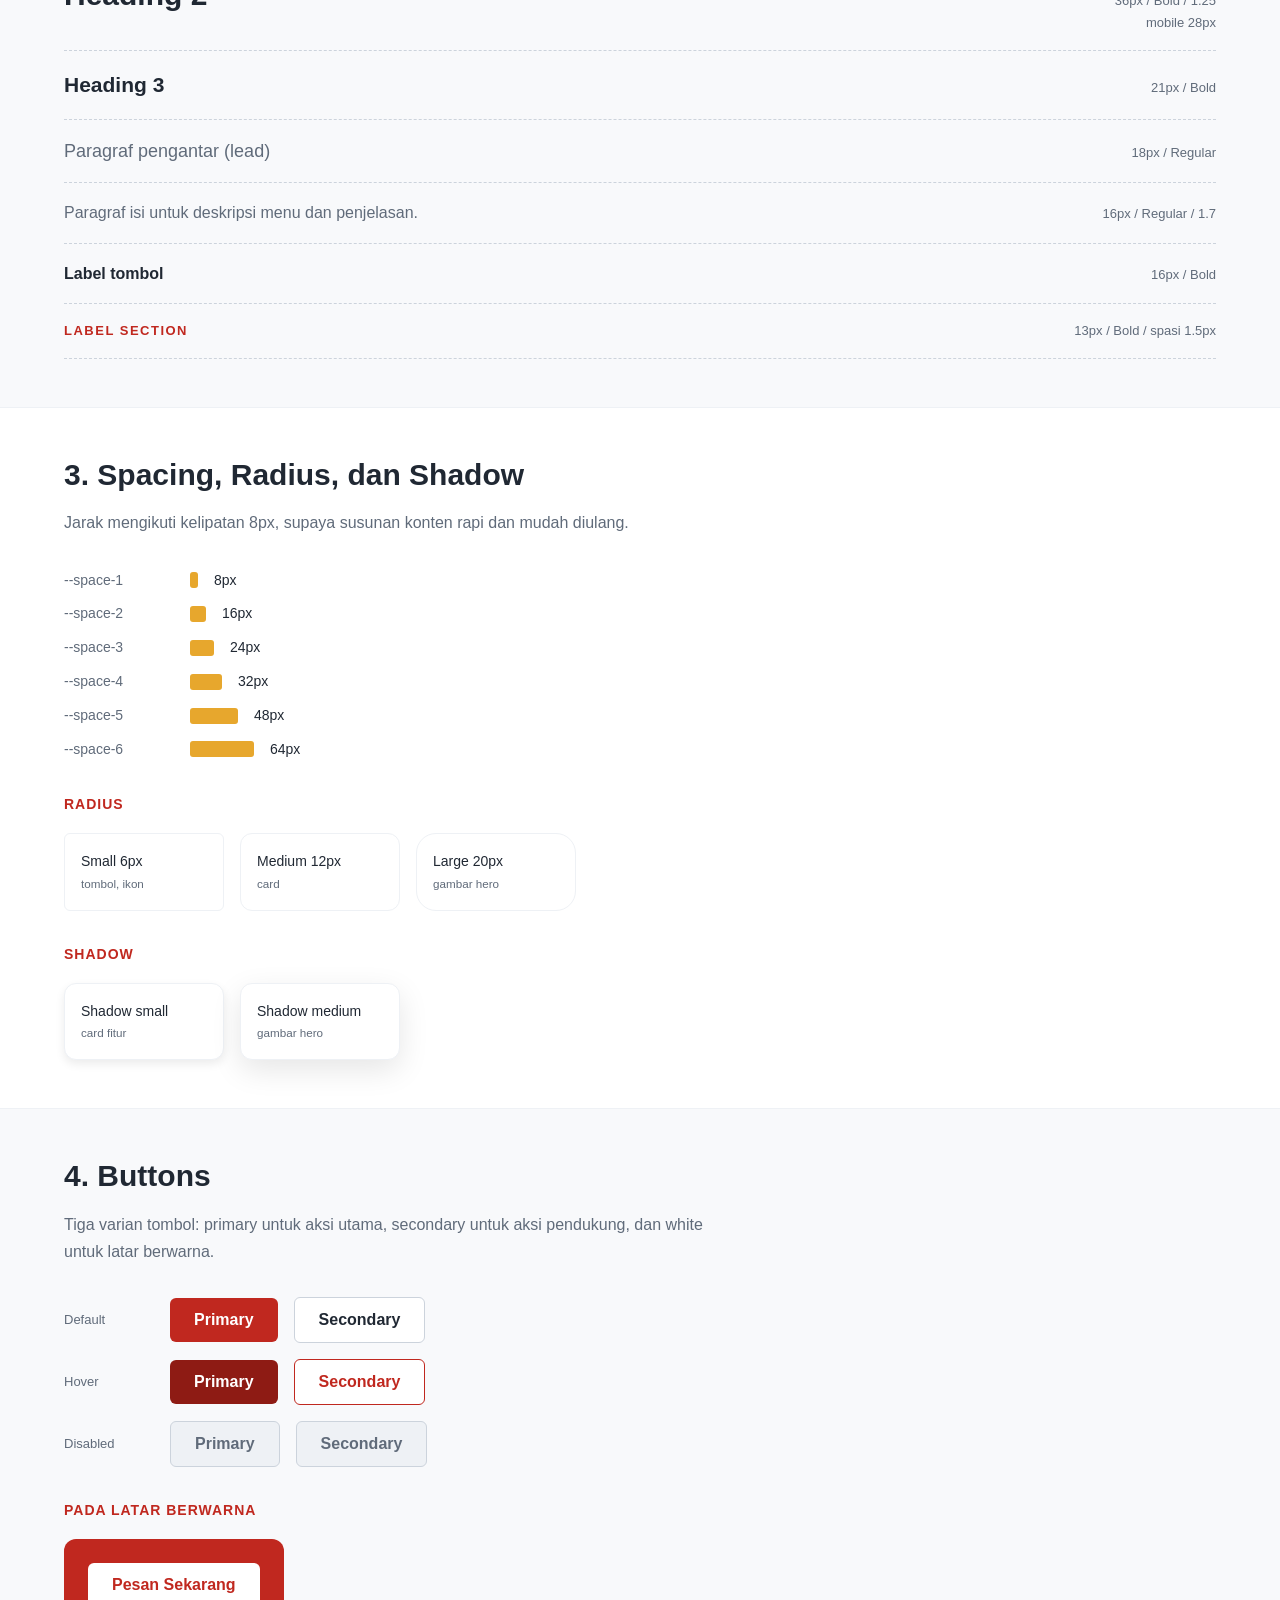
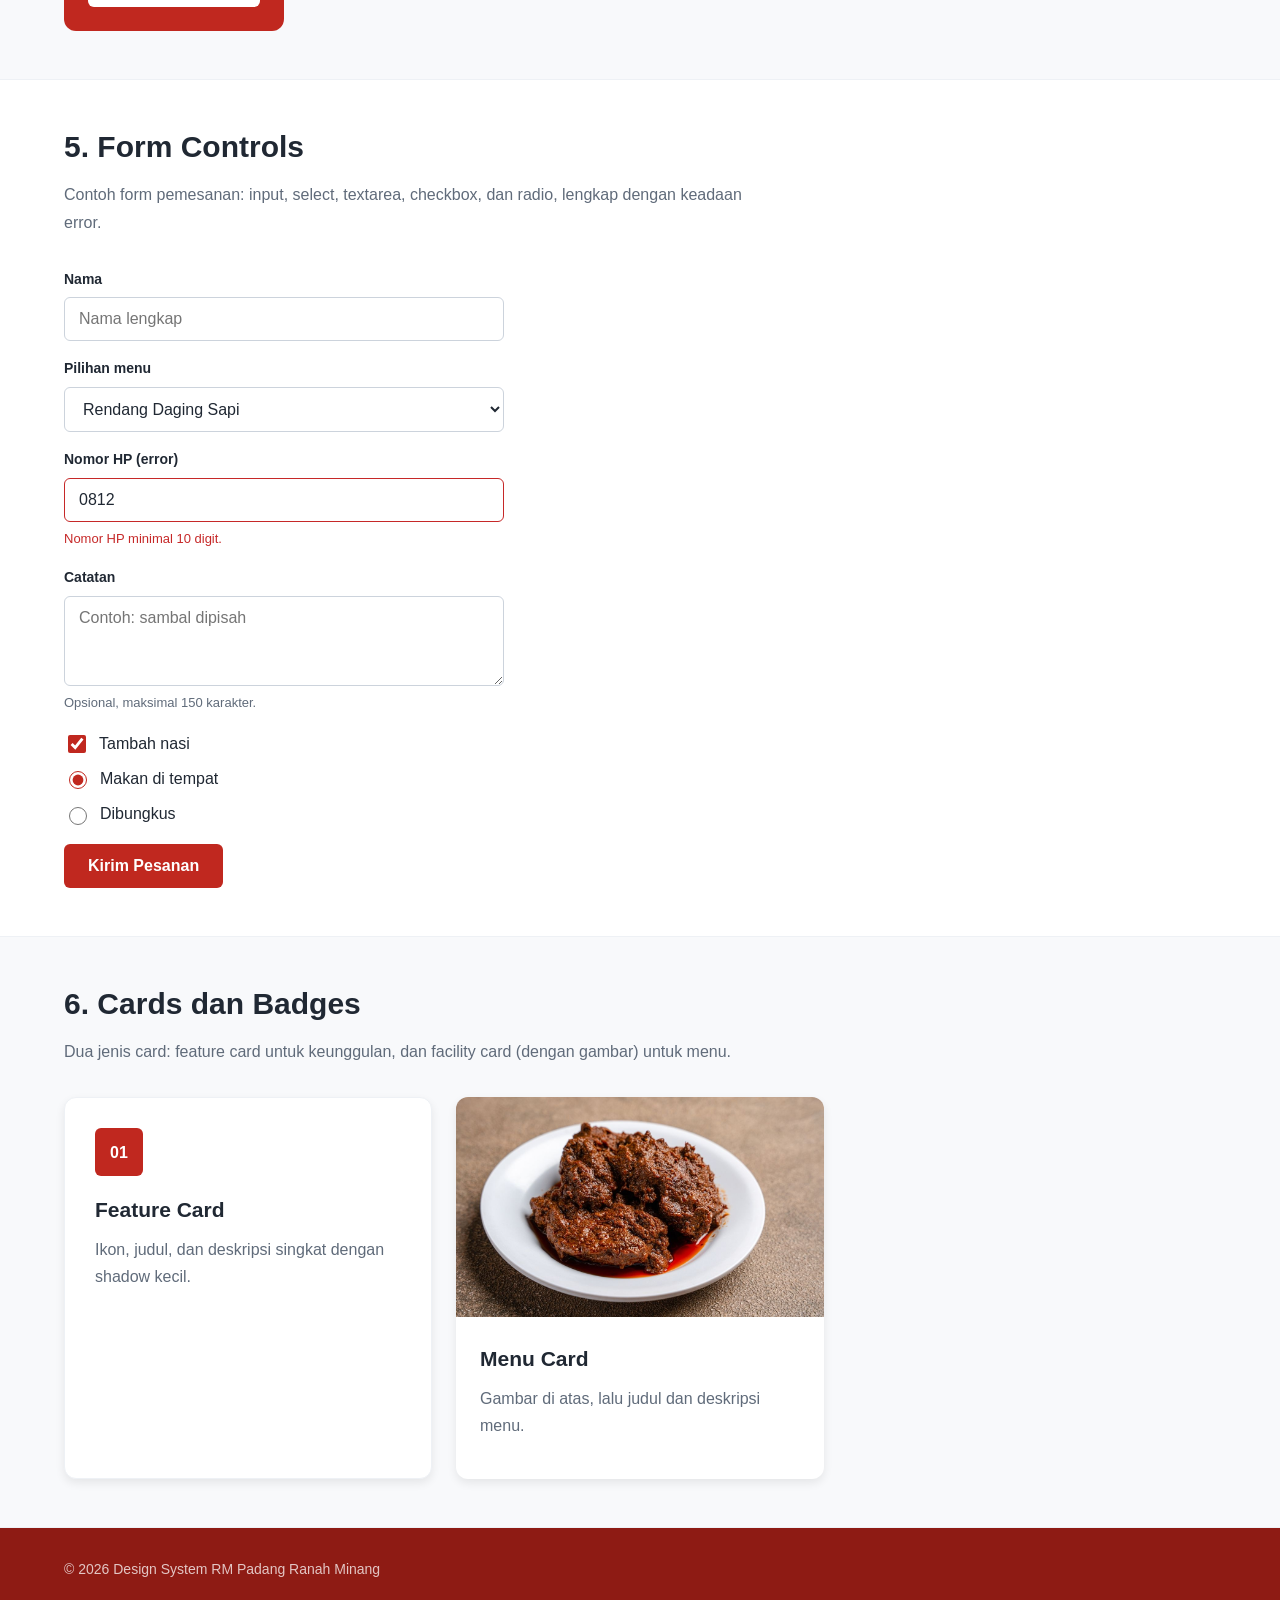
<file: Pertemuan 6/Tugas6_Prak.DesainWeb_4525210093_MahendroHamonanganPutraManihuruk/design-system.html>
<!doctype html>
<html lang="id">
  <head>
    <meta charset="UTF-8" />
    <meta name="viewport" content="width=device-width, initial-scale=1.0" />
    <title>Design System - RM Padang Ranah</title>
    <link rel="stylesheet" href="css/style.css" />
    <link rel="stylesheet" href="css/design-system.css" />
  </head>
  <body>

    <header class="ds-hero">
      <div class="container">
        <span class="label label-light">DESIGN SYSTEM</span>
        <h1>RM Padang Ranah</h1>
        <p>Panduan warna, tipografi, spacing, tombol, form, dan card yang dipakai pada website, supaya tampilan tetap konsisten.</p>
      </div>
    </header>

    <nav class="ds-nav">
      <div class="container">
        <a href="#colors">Colors</a>
        <a href="#typography">Typography</a>
        <a href="#spacing">Spacing</a>
        <a href="#buttons">Buttons</a>
        <a href="#forms">Form Controls</a>
        <a href="#cards">Cards</a>
      </div>
    </nav>

    <main>

      <!-- COLORS -->
      <section id="colors" class="ds-section">
        <div class="container">
          <h2>1. Colors</h2>
          <p class="lead">Merah cabai sebagai warna utama, emas kunyit sebagai aksen, dan netral abu kebiruan untuk teks dan latar.</p>

          <h3 class="ds-sub">Primary &amp; Accent</h3>
          <div class="ds-grid">
            <div class="swatch"><div class="swatch-color" style="background:var(--primary)"></div><div class="swatch-info"><strong>Primary</strong>#C0281F<br><code>--primary</code></div></div>
            <div class="swatch"><div class="swatch-color" style="background:var(--primary-dark)"></div><div class="swatch-info"><strong>Primary dark</strong>#8E1B14<br><code>--primary-dark</code></div></div>
            <div class="swatch"><div class="swatch-color" style="background:var(--accent)"></div><div class="swatch-info"><strong>Accent</strong>#E7A72D<br><code>--accent</code></div></div>
          </div>

          <h3 class="ds-sub">Neutral</h3>
          <div class="ds-grid">
            <div class="swatch"><div class="swatch-color" style="background:var(--white);border-bottom:1px solid var(--neutral-100)"></div><div class="swatch-info"><strong>White</strong>#FFFFFF<br><code>--white</code></div></div>
            <div class="swatch"><div class="swatch-color" style="background:var(--neutral-50)"></div><div class="swatch-info"><strong>Neutral 50</strong>#F8F9FB<br><code>--neutral-50</code></div></div>
            <div class="swatch"><div class="swatch-color" style="background:var(--neutral-100)"></div><div class="swatch-info"><strong>Neutral 100</strong>#EEF1F5<br><code>--neutral-100</code></div></div>
            <div class="swatch"><div class="swatch-color" style="background:var(--neutral-300)"></div><div class="swatch-info"><strong>Neutral 300</strong>#CCD3DC<br><code>--neutral-300</code></div></div>
            <div class="swatch"><div class="swatch-color" style="background:var(--neutral-600)"></div><div class="swatch-info"><strong>Neutral 600</strong>#606B7A<br><code>--neutral-600</code></div></div>
            <div class="swatch"><div class="swatch-color" style="background:var(--neutral-900)"></div><div class="swatch-info"><strong>Neutral 900</strong>#202833<br><code>--neutral-900</code></div></div>
          </div>

          <h3 class="ds-sub">Status</h3>
          <div class="ds-grid">
            <div class="swatch"><div class="swatch-color" style="background:var(--success)"></div><div class="swatch-info"><strong>Success</strong>#2E7D32<br><code>--success</code></div></div>
            <div class="swatch"><div class="swatch-color" style="background:var(--warning)"></div><div class="swatch-info"><strong>Warning</strong>#ED9C19<br><code>--warning</code></div></div>
            <div class="swatch"><div class="swatch-color" style="background:var(--danger)"></div><div class="swatch-info"><strong>Danger</strong>#C62828<br><code>--danger</code></div></div>
          </div>
        </div>
      </section>

      <!-- TYPOGRAPHY -->
      <section id="typography" class="ds-section section-light">
        <div class="container">
          <h2>2. Typography</h2>
          <p class="lead">Satu keluarga font (Arial) dengan skala ukuran yang konsisten. Body memakai line-height 1.7 agar nyaman dibaca.</p>

          <div class="type-row"><h1 style="margin:0">Heading 1</h1><span class="type-meta">52px / Bold / 1.15<br>mobile 34-42px</span></div>
          <div class="type-row"><h2 style="margin:0">Heading 2</h2><span class="type-meta">36px / Bold / 1.25<br>mobile 28px</span></div>
          <div class="type-row"><h3 style="margin:0">Heading 3</h3><span class="type-meta">21px / Bold</span></div>
          <div class="type-row"><p style="margin:0;font-size:18px">Paragraf pengantar (lead)</p><span class="type-meta">18px / Regular</span></div>
          <div class="type-row"><p style="margin:0">Paragraf isi untuk deskripsi menu dan penjelasan.</p><span class="type-meta">16px / Regular / 1.7</span></div>
          <div class="type-row"><strong>Label tombol</strong><span class="type-meta">16px / Bold</span></div>
          <div class="type-row"><span class="label" style="margin:0">LABEL SECTION</span><span class="type-meta">13px / Bold / spasi 1.5px</span></div>
        </div>
      </section>

      <!-- SPACING -->
      <section id="spacing" class="ds-section">
        <div class="container">
          <h2>3. Spacing, Radius, dan Shadow</h2>
          <p class="lead">Jarak mengikuti kelipatan 8px, supaya susunan konten rapi dan mudah diulang.</p>

          <div class="space-row"><span class="space-name">--space-1</span><div class="space-bar" style="width:8px"></div>8px</div>
          <div class="space-row"><span class="space-name">--space-2</span><div class="space-bar" style="width:16px"></div>16px</div>
          <div class="space-row"><span class="space-name">--space-3</span><div class="space-bar" style="width:24px"></div>24px</div>
          <div class="space-row"><span class="space-name">--space-4</span><div class="space-bar" style="width:32px"></div>32px</div>
          <div class="space-row"><span class="space-name">--space-5</span><div class="space-bar" style="width:48px"></div>48px</div>
          <div class="space-row"><span class="space-name">--space-6</span><div class="space-bar" style="width:64px"></div>64px</div>

          <h3 class="ds-sub">Radius</h3>
          <div class="ds-row">
            <div class="demo-box" style="border-radius:var(--radius-sm)">Small 6px<small>tombol, ikon</small></div>
            <div class="demo-box" style="border-radius:var(--radius-md)">Medium 12px<small>card</small></div>
            <div class="demo-box" style="border-radius:var(--radius-lg)">Large 20px<small>gambar hero</small></div>
          </div>

          <h3 class="ds-sub">Shadow</h3>
          <div class="ds-row">
            <div class="demo-box" style="border-radius:var(--radius-md);box-shadow:var(--shadow-sm)">Shadow small<small>card fitur</small></div>
            <div class="demo-box" style="border-radius:var(--radius-md);box-shadow:var(--shadow-md)">Shadow medium<small>gambar hero</small></div>
          </div>
        </div>
      </section>

      <!-- BUTTONS -->
      <section id="buttons" class="ds-section section-light">
        <div class="container">
          <h2>4. Buttons</h2>
          <p class="lead">Tiga varian tombol: primary untuk aksi utama, secondary untuk aksi pendukung, dan white untuk latar berwarna.</p>

          <div class="ds-row"><span class="ds-state">Default</span>
            <button class="btn btn-primary">Primary</button>
            <button class="btn btn-secondary">Secondary</button>
          </div>
          <div class="ds-row"><span class="ds-state">Hover</span>
            <button class="btn btn-primary is-hover">Primary</button>
            <button class="btn btn-secondary is-hover">Secondary</button>
          </div>
          <div class="ds-row"><span class="ds-state">Disabled</span>
            <button class="btn btn-primary" disabled>Primary</button>
            <button class="btn btn-secondary" disabled>Secondary</button>
          </div>

          <h3 class="ds-sub">Pada latar berwarna</h3>
          <div class="ds-dark">
            <button class="btn btn-white">Pesan Sekarang</button>
          </div>
        </div>
      </section>

      <!-- FORM CONTROLS -->
      <section id="forms" class="ds-section">
        <div class="container">
          <h2>5. Form Controls</h2>
          <p class="lead">Contoh form pemesanan: input, select, textarea, checkbox, dan radio, lengkap dengan keadaan error.</p>

          <div class="ds-form">
            <div class="field"><label for="nama">Nama</label><input class="input" id="nama" type="text" placeholder="Nama lengkap" /></div>
            <div class="field">
              <label for="porsi">Pilihan menu</label>
              <select class="select" id="porsi">
                <option>Rendang Daging Sapi</option>
                <option>Ayam Pop</option>
                <option>Dendeng Balado</option>
              </select>
            </div>
            <div class="field">
              <label for="hp">Nomor HP (error)</label>
              <input class="input is-error" id="hp" type="tel" value="0812" />
              <span class="field-error">Nomor HP minimal 10 digit.</span>
            </div>
            <div class="field">
              <label for="catatan">Catatan</label>
              <textarea class="textarea" id="catatan" placeholder="Contoh: sambal dipisah"></textarea>
              <span class="field-hint">Opsional, maksimal 150 karakter.</span>
            </div>
            <label class="check"><input type="checkbox" checked /> Tambah nasi</label>
            <label class="check"><input type="radio" name="antar" checked /> Makan di tempat</label>
            <label class="check"><input type="radio" name="antar" /> Dibungkus</label>
            <div style="margin-top:16px"><button class="btn btn-primary" type="button">Kirim Pesanan</button></div>
          </div>
        </div>
      </section>

      <!-- CARDS -->
      <section id="cards" class="ds-section section-light">
        <div class="container">
          <h2>6. Cards dan Badges</h2>
          <p class="lead">Dua jenis card: feature card untuk keunggulan, dan facility card (dengan gambar) untuk menu.</p>

          <div class="feature-grid">
            <article class="feature-card">
              <div class="icon">01</div>
              <h3>Feature Card</h3>
              <p>Ikon, judul, dan deskripsi singkat dengan shadow kecil.</p>
            </article>
            <article class="facility-card">
              <img src="images/rendang.jpg" alt="Rendang daging sapi" />
              <div class="facility-content">
                <h3>Menu Card</h3>
                <p>Gambar di atas, lalu judul dan deskripsi menu.</p>
              </div>
            </article>
          </div>
        </div>
      </section>

    </main>

    <footer class="ds-footer">
      <div class="container">&copy; 2026 Design System RM Padang Ranah Minang</div>
    </footer>

  </body>
</html>
</file>
<file: pertemuan 4/Tugas4_Prak.DesainWeb_4525210093_MahendroHamonanganPutraManihuruk/css/style.css>
* {
  box-sizing: border-box;   
  margin: 0;
  padding: 0;
}

html {
  scroll-behavior: smooth;
}

body {
  font-family: Arial, Helvetica, sans-serif;
  line-height: 1.6;
  color: #222222;
  background-color: #f2f5f9;
}

header {
  position: sticky;          
  top: 0;
  display: flex;             
  justify-content: space-between; 
  align-items: center;
  padding: 15px 30px;
  background-color: #366da3;
  color: #ffffff;
}

header h1 {
  font-size: 22px;
}

nav a {
  color: #ffffff;
  text-decoration: none;
  margin-left: 20px;
}

nav a:hover {
  text-decoration: underline;
}

.section {
  max-width: 960px;
  margin: 0 auto;            
  padding: 40px 20px;
}

.section h2 {
  margin-bottom: 12px;
  color: #366da3;
}

.card-list {
  display: flex;
  gap: 20px;
}

.card {
  flex: 1;
  padding: 20px;
  border-radius: 8px;
  background-color: #ffffff;                    
  box-shadow: 0 4px 8px rgba(0, 0, 0, 0.1);    
  transition: transform 0.3s ease, box-shadow 0.3s ease;
}

.card:hover {
  transform: translateY(-5px);                  

.card h3 {
  margin-bottom: 8px;
}

.button {
  display: inline-block;
  margin-top: 16px;
  padding: 10px 24px;
  border-radius: 25px;                        
  background-color: #366da3;
  color: #ffffff;
  text-decoration: none;
  transition: background-color 0.3s ease;
}

.button:hover {
  background-color: #2e7d32;                   
  color: #ffffff;
}

footer {
  padding: 20px;                                
  background-color: #366da3;
  color: #ffffff;
  font-size: 14px;
  text-align: center;
  border-top: 2px solid #ffffff33;             
}

@media (max-width: 767px) {
  header {
    flex-direction: column;
    gap: 8px;
  }

  nav a {
    margin: 0 10px;
  }

  .card-list {
    flex-direction: column;  
  }

  .section {
    padding: 30px 16px;
  }
}
</file>
<file: Pertemuan 5/Tugas5_Prak.DesainWeb_4525210093_MahendroHamonanganPutraManihuruk/css/style.css>
* {
        box-sizing: border-box;
      }

      body {
        margin: 0;
        font-family: Arial, sans-serif;
        background-color: #f2f2f2;
        color: #333333;
      }

      /* --- HEADER --- */
      .header {
        display: flex;
        justify-content: space-between;
        align-items: center;
        padding: 20px;
        background-color: #dddddd;
        border-bottom: 2px solid #555555;
      }

      .logo {
        width: 100px;
        height: 50px;
        border: 2px dashed #555555;
        display: flex;
        justify-content: center;
        align-items: center;
        font-weight: bold;
        background-color: #e5e5e5;
      }

      .judul {
        font-weight: bold;
        font-size: 1.2rem;
      }

      /* --- NAVBAR --- */
      .navbar {
        display: flex;
        gap: 20px;
        background-color: #cccccc;
        padding: 15px 20px;
        border-bottom: 2px solid #555555;
      }

      .navbar a {
        text-decoration: none;
        color: #333333;
        font-weight: bold;
      }
      
      .navbar a:hover {
        text-decoration: underline;
      }

      /* --- MAIN LAYOUT --- */
      .layout {
        display: flex;
        gap: 20px;
        padding: 20px;
        min-height: 70vh;
      }

      /* --- SIDEBAR --- */
      .sidebar {
        width: 250px;
        border: 2px solid #555555;
        padding: 15px;
        background-color: #e5e5e5;
      }

      .sidebar h3 {
        margin-top: 0;
        border-bottom: 1px solid #777;
        padding-bottom: 10px;
      }

      .sidebar ul {
        list-style-type: square;
        padding-left: 20px;
        line-height: 1.8;
      }

      .sidebar li a {
        text-decoration: none;
        color: #333;
      }

      .sidebar li a:hover {
        text-decoration: underline;
      }

      /* --- CONTENT AREA --- */
      .content {
        flex: 1;
        display: flex;
        flex-direction: column;
        gap: 20px;
      }

      /* --- HERO SECTION --- */
      .hero {
        border: 2px solid #555555;
        padding: 20px;
        background-color: #e5e5e5;
      }

      .hero-banner {
        height: 180px;
        border: 2px dashed #777777;
        display: flex;
        justify-content: center;
        align-items: center;
        background-color: #dddddd;
        margin-bottom: 15px;
        font-size: 1.1rem;
        color: #555;
      }

      /* --- PRODUCT CARDS --- */
      .card-container {
        display: flex;
        gap: 20px;
      }

      .card {
        flex: 1;
        border: 2px solid #555555;
        padding: 15px;
        background-color: #e5e5e5;
        display: flex;
        flex-direction: column;
      }

      .gambar-card {
        height: 150px;
        border: 2px dashed #777777;
        display: flex;
        justify-content: center;
        align-items: center;
        background-color: #dddddd;
        margin-bottom: 15px;
        color: #555;
      }

      .card h3 {
        margin: 0 0 10px 0;
        font-size: 1.1rem;
      }

      .card .harga {
        font-weight: bold;
        color: #222;
        margin-bottom: 10px;
        font-size: 1.2rem;
      }
      
      .card p {
        font-size: 0.9rem;
        flex-grow: 1; /* Pushes button to bottom */
        margin-bottom: 15px;
      }

      /* --- BUTTONS --- */
      button {
        padding: 10px 15px;
        border: 2px solid #555555;
        background-color: #cccccc;
        cursor: pointer;
        font-weight: bold;
        font-family: inherit;
        transition: background-color 0.2s;
      }

      button:hover {
        background-color: #bbbbbb;
      }
      
      .btn-keranjang {
        width: 100%;
      }

      /* --- FOOTER --- */
      footer {
        text-align: center;
        padding: 20px;
        border-top: 2px solid #555555;
        background-color: #cccccc;
        font-size: 0.9rem;
        line-height: 1.6;
      }

      /* --- TOAST NOTIFICATION (PENGGANTI ALERT) --- */
      #toast {
        visibility: hidden;
        min-width: 250px;
        background-color: #333;
        color: #fff;
        text-align: center;
        border-radius: 5px;
        padding: 16px;
        position: fixed;
        z-index: 1;
        left: 50%;
        bottom: 30px;
        transform: translateX(-50%);
        font-size: 15px;
        box-shadow: 0px 4px 6px rgba(0,0,0,0.3);
      }

      #toast.show {
        visibility: visible;
        animation: fadein 0.5s, fadeout 0.5s 2.5s;
      }

      @keyframes fadein {
        from {bottom: 0; opacity: 0;}
        to {bottom: 30px; opacity: 1;}
      }

      @keyframes fadeout {
        from {bottom: 30px; opacity: 1;}
        to {bottom: 0; opacity: 0;}
      }

      /* --- RESPONSIVE DESIGN --- */
      @media (max-width: 768px) {
        .layout {
          flex-direction: column;
        }

        .sidebar,
        .content {
          width: 100%;
        }

        .card-container {
          flex-direction: column;
        }

        .navbar {
          flex-wrap: wrap;
          justify-content: center;
        }
        
        .header {
          flex-direction: column;
          gap: 15px;
        }
      }
</file>
<file: Pertemuan 6/Tugas6_Prak.DesainWeb_4525210093_MahendroHamonanganPutraManihuruk/css/style.css>
/* ==================================================
DESIGN TOKENS
================================================== */
:root {
  /* Warna utama */
  --primary: #c0281f;
  --primary-dark: #8e1b14;
  /* Warna accent */
  --accent: #e7a72d;
  /* Neutral */
  --white: #ffffff;
  --neutral-50: #f8f9fb;
  --neutral-100: #eef1f5;
  --neutral-300: #ccd3dc;
  --neutral-600: #606b7a;
  --neutral-900: #202833;
  /* Status */
  --success: #2e7d32;
  --warning: #ed9c19;
  --danger: #c62828;
  /* Radius */
  --radius-sm: 6px;
  --radius-md: 12px;
  --radius-lg: 20px;
  /* Shadow */
  --shadow-sm: 0 4px 10px rgba(0, 0, 0, 0.08);
  --shadow-md: 0 10px 30px rgba(0, 0, 0, 0.1);
  /* Spacing */
  --space-1: 8px;
  --space-2: 16px;
  --space-3: 24px;
  --space-4: 32px;
  --space-5: 48px;
  --space-6: 64px;
}

/* ==================================================
RESET
================================================== */
* {
  box-sizing: border-box;
}

html {
  scroll-behavior: smooth;
}

body {
  margin: 0;
  font-family: Arial, Helvetica, sans-serif;
  color: var(--neutral-900);
  background-color: var(--white);
  line-height: 1.7;
}

img {
  max-width: 100%;
  display: block;
}

.container {
  width: 90%;
  max-width: 1180px;
  margin: auto;
}

/* ==================================================
TYPOGRAPHY
================================================== */
h1,
h2,
h3,
p {
  margin-top: 0;
}

h1 {
  font-size: 52px;
  line-height: 1.15;
  margin-bottom: var(--space-3);
}

h2 {
  font-size: 36px;
  line-height: 1.25;
  margin-bottom: var(--space-2);
}

h3 {
  font-size: 21px;
  margin-bottom: var(--space-1);
}

p {
  color: var(--neutral-600);
}

.label {
  display: inline-block;
  font-size: 13px;
  font-weight: bold;
  letter-spacing: 1.5px;
  color: var(--primary);
  margin-bottom: var(--space-2);
}

/* ==================================================
HEADER
================================================== */
header {
  background-color: var(--white);
  border-bottom: 1px solid var(--neutral-100);
  position: sticky;
  top: 0;
  z-index: 10;
}

.navbar {
  min-height: 80px;
  display: flex;
  justify-content: space-between;
  align-items: center;
}

.brand {
  display: flex;
  align-items: center;
  gap: 12px;
}

.logo {
  width: 48px;
  height: 48px;
  border-radius: var(--radius-sm);
  background-color: var(--primary);
  color: var(--white);
  display: flex;
  align-items: center;
  justify-content: center;
  font-weight: bold;
}

.brand h2 {
  font-size: 17px;
  margin: 0;
}

.brand p {
  font-size: 13px;
  margin: 0;
}

.nav-menu {
  display: flex;
  gap: 28px;
}

.nav-menu a {
  color: var(--neutral-900);
  text-decoration: none;
  font-size: 15px;
  font-weight: 500;
}

.nav-menu a:hover {
  color: var(--primary);
}

/* ==================================================
HERO
================================================== */
.hero {
  padding: 90px 0;
  background-color: var(--neutral-50);
}

.hero-layout {
  display: grid;
  grid-template-columns: 1fr 1fr;
  align-items: center;
  gap: 70px;
}

.hero-content p {
  font-size: 18px;
  max-width: 600px;
}

.hero-image img {
  border-radius: var(--radius-lg);
  box-shadow: var(--shadow-md);
}

.hero-action {
  display: flex;
  gap: 14px;
  margin-top: var(--space-4);
}

/* ==================================================
BUTTON
================================================== */
.btn {
  display: inline-block;
  padding: 13px 24px;
  border-radius: var(--radius-sm);
  text-decoration: none;
  font-weight: bold;
  transition: 0.25s;
}

.btn-primary {
  background-color: var(--primary);
  color: var(--white);
}

.btn-primary:hover {
  background-color: var(--primary-dark);
}

.btn-secondary {
  border: 1px solid var(--neutral-300);
  color: var(--neutral-900);
  background-color: var(--white);
}

.btn-white {
  background-color: var(--white);
  color: var(--primary);
}

/* ==================================================
SECTION
================================================== */
.section {
  padding: var(--space-6) 0;
}

.section-light {
  background-color: var(--neutral-50);
}

.section-heading {
  max-width: 700px;
  margin-bottom: var(--space-5);
}

/* ==================================================
FEATURE
================================================== */
.feature-grid {
  display: grid;
  grid-template-columns: repeat(3, 1fr);
  gap: 24px;
}

.feature-card {
  padding: 30px;
  border: 1px solid var(--neutral-100);
  border-radius: var(--radius-md);
  background-color: var(--white);
  box-shadow: var(--shadow-sm);
}

.icon {
  width: 48px;
  height: 48px;
  border-radius: var(--radius-sm);
  background-color: var(--primary);
  color: var(--white);
  display: flex;
  align-items: center;
  justify-content: center;
  font-weight: bold;
  margin-bottom: var(--space-2);
}

/* ==================================================
FACILITY CARD
================================================== */
.facility-grid {
  display: grid;
  grid-template-columns: repeat(3, 1fr);
  gap: 24px;
}

.facility-card {
  background-color: var(--white);
  border-radius: var(--radius-md);
  overflow: hidden;
  box-shadow: var(--shadow-sm);
}

.facility-card img {
  width: 100%;
  height: 220px;
  object-fit: cover;
}

.facility-content {
  padding: 24px;
}

/* ==================================================
CTA
================================================== */
.cta {
  padding: 60px 0;
  background-color: var(--primary);
  color: var(--white);
}

.cta-content {
  display: flex;
  justify-content: space-between;
  align-items: center;
  gap: 30px;
}

.cta h2 {
  color: var(--white);
}

.cta p {
  color: rgba(255, 255, 255, 0.8);
  margin-bottom: 0;
}

.label-light {
  color: var(--accent);
}

/* ==================================================
FOOTER
================================================== */
footer {
  padding: 30px 0;
  background-color: var(--primary-dark);
}

.footer-content {
  display: flex;
  justify-content: space-between;
}

footer p {
  margin: 0;
  color: rgba(255, 255, 255, 0.75);
  font-size: 14px;
}

/* ==================================================
RESPONSIVE
================================================== */
@media (max-width: 900px) {
  h1 {
    font-size: 42px;
  }

  .hero-layout {
    grid-template-columns: 1fr;
    gap: 40px;
  }

  .feature-grid,
  .facility-grid {
    grid-template-columns: repeat(2, 1fr);
  }
}

@media (max-width: 600px) {
  h1 {
    font-size: 34px;
  }

  h2 {
    font-size: 28px;
  }

  .navbar {
    flex-direction: column;
    align-items: flex-start;
    padding: 16px 0;
  }

  .nav-menu {
    width: 100%;
    margin-top: 15px;
    flex-wrap: wrap;
    gap: 15px;
  }

  .hero {
    padding: 55px 0;
  }

  .hero-action {
    flex-direction: column;
  }

  .feature-grid,
  .facility-grid {
    grid-template-columns: 1fr;
  }

  .cta-content {
    flex-direction: column;
    align-items: flex-start;
  }

  .footer-content {
    flex-direction: column;
    gap: 5px;
  }
}
</file>
<file: Pertemuan 7/Tugas7_Prak.DesainWeb_4525210093_MahendroHamonanganPutraManihuruk/css/style.css>
body {
  font-family: Arial, sans-serif;
  margin: 20px;
  background-color: #f4f6f9;
}

.form-container {
  max-width: 600px;
  margin: 0 auto;
  background: #fff;
  padding: 25px;
  border-radius: 8px;
  box-shadow: 0 2px 10px rgba(0, 0, 0, 0.1);
}

.form-group {
  margin-bottom: 15px;
}

label {
  display: block;
  font-weight: bold;
  margin-bottom: 5px;
}

input[type="text"],
input[type="email"],
input[type="tel"],
select,
textarea,
input[type="file"] {
  width: 100%;
  padding: 8px;
  box-sizing: border-box;
  border: 1px solid #ccc;
  border-radius: 4px;
}

.radio-group,
.checkbox-group {
  display: flex;
  gap: 15px;
  align-items: center;
}

.error-message {
  color: red;
  font-size: 0.85em;
  display: none;
  margin-top: 3px;
}

.btn-group {
  display: flex;
  gap: 10px;
  margin-top: 20px;
}

button {
  padding: 10px 15px;
  border: none;
  border-radius: 4px;
  cursor: pointer;
}

button[type="submit"] {
  background-color: #4CAF50;
  color: white;
}

button[type="reset"] {
  background-color: #f44336;
  color: white;
}
</file>
<file: Pertemuan 8/Tugas8_Prak.DesainWeb_4525210093_MahendroHamonanganPutraManihuruk/css/style.css>
:root {
  --primary: #24558a;
  --primary-dark: #173b61;
  --background: #f4f6f9;
  --surface: #ffffff;
  --text: #262c34;
  --text-secondary: #657080;
  --border: #d7dde5;
  --radius: 8px;
}

* {
  box-sizing: border-box;
}

body {
  margin: 0;
  font-family: Arial, Helvetica, sans-serif;
  background-color: var(--background);
  color: var(--text);
  line-height: 1.6;
}

.container {
  width: 90%;
  max-width: 760px;
  margin: 50px auto;
}

.form-card {
  background-color: var(--surface);
  padding: 40px;
  border-radius: 14px;
  box-shadow: 0 8px 25px rgba(0, 0, 0, 0.08);
}

.form-header {
  margin-bottom: 30px;
}

.label-top {
  color: var(--primary);
  font-size: 12px;
  font-weight: bold;
  letter-spacing: 1.5px;
}

.form-header h1 {
  margin: 8px 0;
  font-size: 30px;
}

.form-header p {
  color: var(--text-secondary);
  margin: 0;
}

.form-group {
  margin-bottom: 22px;
}

label {
  font-weight: bold;
}

.form-group label {
  display: block;
  margin-bottom: 7px;
}

/* Memperluas selektor untuk input tel dan file */
input[type="text"],
input[type="tel"],
input[type="file"],
select,
textarea {
  width: 100%;
  padding: 12px 14px;
  border: 1px solid var(--border);
  border-radius: var(--radius);
  font-family: inherit;
  font-size: 15px;
  background-color: #fff;
}

textarea {
  resize: vertical;
}

input:focus,
select:focus,
textarea:focus {
  outline: 2px solid rgba(36, 85, 138, 0.2);
  border-color: var(--primary);
}

/* Khusus tampilan input file */
.upload-group input[type="file"] {
  padding: 9px;
}

small,
.instruction {
  display: block;
  margin-top: 6px;
  color: var(--text-secondary);
  font-size: 13px;
}

fieldset {
  margin: 0 0 22px;
  padding: 20px;
  border: 1px solid var(--border);
  border-radius: var(--radius);
}

legend {
  padding: 0 8px;
  font-weight: bold;
}

.option {
  display: flex;
  align-items: center;
  gap: 9px;
  margin: 10px 0;
}

.option label {
  font-weight: normal;
}

.agreement {
  display: flex;
  align-items: flex-start;
  gap: 10px;
  margin: 25px 0;
}

.agreement input[type="checkbox"] {
  margin-top: 5px;
}

.agreement label {
  font-weight: normal;
  font-size: 14px;
}

.button-group {
  display: flex;
  gap: 12px;
  flex-wrap: wrap;
}

.btn {
  padding: 12px 22px;
  border: none;
  border-radius: var(--radius);
  font-size: 15px;
  cursor: pointer;
  font-weight: bold;
}

.btn-primary {
  background-color: var(--primary);
  color: white;
}

.btn-primary:hover {
  background-color: var(--primary-dark);
}

.btn-secondary {
  background-color: #e9edf2;
  color: var(--text);
}

.btn-secondary:hover {
  background-color: #d7dde5;
}

.btn-outline {
  background-color: transparent;
  border: 2px solid var(--border);
  color: var(--text-secondary);
}

.btn-outline:hover {
  border-color: var(--primary);
  color: var(--primary);
}

@media (max-width: 600px) {
  .container {
    margin: 20px auto;
  }

  .form-card {
    padding: 24px;
  }

  .button-group {
    flex-direction: column;
  }

  .btn {
    width: 100%;
  }
}
</file>
<file: Pertemuan 6/Tugas6_Prak.DesainWeb_4525210093_MahendroHamonanganPutraManihuruk/css/design-system.css>
/* ==================================================
DESIGN SYSTEM - komponen tambahan & gaya dokumentasi
Memakai token dari css/style.css (tidak mengubahnya)
================================================== */

/* ---------- Komponen tambahan: state tombol ---------- */
.btn-secondary:hover,
.btn-secondary.is-hover {
  border-color: var(--primary);
  color: var(--primary);
}
.btn-primary.is-hover { background-color: var(--primary-dark); }
.btn-white:hover,
.btn-white.is-hover { background-color: var(--neutral-100); }
.btn:disabled,
.btn.is-disabled {
  background-color: var(--neutral-100);
  border: 1px solid var(--neutral-300);
  color: var(--neutral-600);
  cursor: not-allowed;
}
.btn { font-family: inherit; font-size: 16px; border: 0; cursor: pointer; }
.btn-secondary { border: 1px solid var(--neutral-300); }

/* ---------- Komponen tambahan: form controls ---------- */
.field { display: flex; flex-direction: column; gap: 6px; margin-bottom: var(--space-2); }
.field label { font-size: 14px; font-weight: bold; color: var(--neutral-900); }

.input, .select, .textarea {
  width: 100%;
  padding: 12px 14px;
  border: 1px solid var(--neutral-300);
  border-radius: var(--radius-sm);
  background-color: var(--white);
  font-family: inherit;
  font-size: 16px;
  color: var(--neutral-900);
}
.textarea { min-height: 90px; resize: vertical; }
.input:focus, .select:focus, .textarea:focus {
  outline: 3px solid rgba(192, 40, 31, 0.2);
  border-color: var(--primary);
}
.input.is-error { border-color: var(--danger); }
.field-error { font-size: 13px; color: var(--danger); }
.field-hint { font-size: 13px; color: var(--neutral-600); }

.check { display: flex; align-items: center; gap: 10px; margin-bottom: var(--space-1); color: var(--neutral-900); }
.check input { width: 18px; height: 18px; accent-color: var(--primary); }

/* ---------- Komponen tambahan: badge ---------- */
.badge {
  display: inline-block;
  padding: 2px 12px;
  border-radius: 999px;
  font-size: 13px;
  font-weight: bold;
}
.badge-success { background-color: #e2f1e3; color: var(--success); }
.badge-warning { background-color: #fdf0d6; color: #9a5d00; }
.badge-danger  { background-color: #fbe4e2; color: var(--danger); }

/* ---------- Gaya halaman dokumentasi ---------- */
.ds-hero { padding: var(--space-6) 0; background-color: var(--primary); color: var(--white); }
.ds-hero h1 { font-size: 44px; margin-bottom: var(--space-1); }
.ds-hero p { color: rgba(255, 255, 255, 0.85); margin: 0; max-width: 640px; }

.ds-nav { background: var(--white); border-bottom: 1px solid var(--neutral-100); position: sticky; top: 0; z-index: 10; }
.ds-nav .container { display: flex; gap: 22px; padding: 14px 0; overflow-x: auto; white-space: nowrap; }
.ds-nav a { color: var(--neutral-900); text-decoration: none; font-size: 15px; font-weight: 500; }
.ds-nav a:hover { color: var(--primary); }

.ds-section { padding: var(--space-5) 0; border-bottom: 1px solid var(--neutral-100); }
.ds-section h2 { font-size: 30px; }
.ds-section .lead { max-width: 680px; margin-bottom: var(--space-4); }
.ds-sub { font-size: 14px; letter-spacing: 1px; color: var(--primary); margin: var(--space-4) 0 var(--space-2); text-transform: uppercase; }

.ds-grid { display: grid; grid-template-columns: repeat(auto-fill, minmax(170px, 1fr)); gap: var(--space-2); }
.swatch { border: 1px solid var(--neutral-100); border-radius: var(--radius-md); overflow: hidden; background: var(--white); box-shadow: var(--shadow-sm); }
.swatch-color { height: 80px; }
.swatch-info { padding: 12px 14px; font-size: 13px; color: var(--neutral-600); line-height: 1.5; }
.swatch-info strong { display: block; font-size: 15px; color: var(--neutral-900); }
.swatch-info code { font-size: 12px; }

.ds-row { display: flex; flex-wrap: wrap; gap: var(--space-2); align-items: center; }
.ds-row + .ds-row { margin-top: var(--space-2); }
.ds-state { font-size: 13px; color: var(--neutral-600); width: 90px; }

.type-row { display: flex; justify-content: space-between; align-items: baseline; gap: var(--space-2); padding: var(--space-2) 0; border-bottom: 1px dashed var(--neutral-300); }
.type-row > :first-child { margin: 0; }
.type-meta { font-size: 13px; color: var(--neutral-600); text-align: right; white-space: nowrap; }

.space-row { display: flex; align-items: center; gap: var(--space-2); margin-bottom: 10px; font-size: 14px; }
.space-bar { height: 16px; background-color: var(--accent); border-radius: 3px; }
.space-name { width: 110px; color: var(--neutral-600); }

.demo-box { width: 160px; padding: var(--space-2); background: var(--white); border: 1px solid var(--neutral-100); font-size: 14px; }
.demo-box small { display: block; color: var(--neutral-600); }

.ds-form { max-width: 440px; }
.ds-dark { background: var(--primary); padding: var(--space-3); border-radius: var(--radius-md); display: inline-block; }

.ds-footer { padding: 30px 0; background: var(--primary-dark); color: rgba(255,255,255,.75); font-size: 14px; }

@media (max-width: 600px) {
  .ds-hero h1 { font-size: 32px; }
  .type-row { flex-direction: column; gap: 4px; }
  .type-meta { text-align: left; }
}
</file>
<file: Pertemuan 9/Tugas9_Prak.DesainWeb_4525210093_MahendroHamonanganPutraManihuruk/CSS/style.css>
/* Custom styling tambahan di atas Bootstrap */
.card {
    transition: transform 0.2s ease-in-out;
}

.card:hover {
    transform: translateY(-3px);
}

.table th,
.table td {
    white-space: nowrap;
}
</file>
